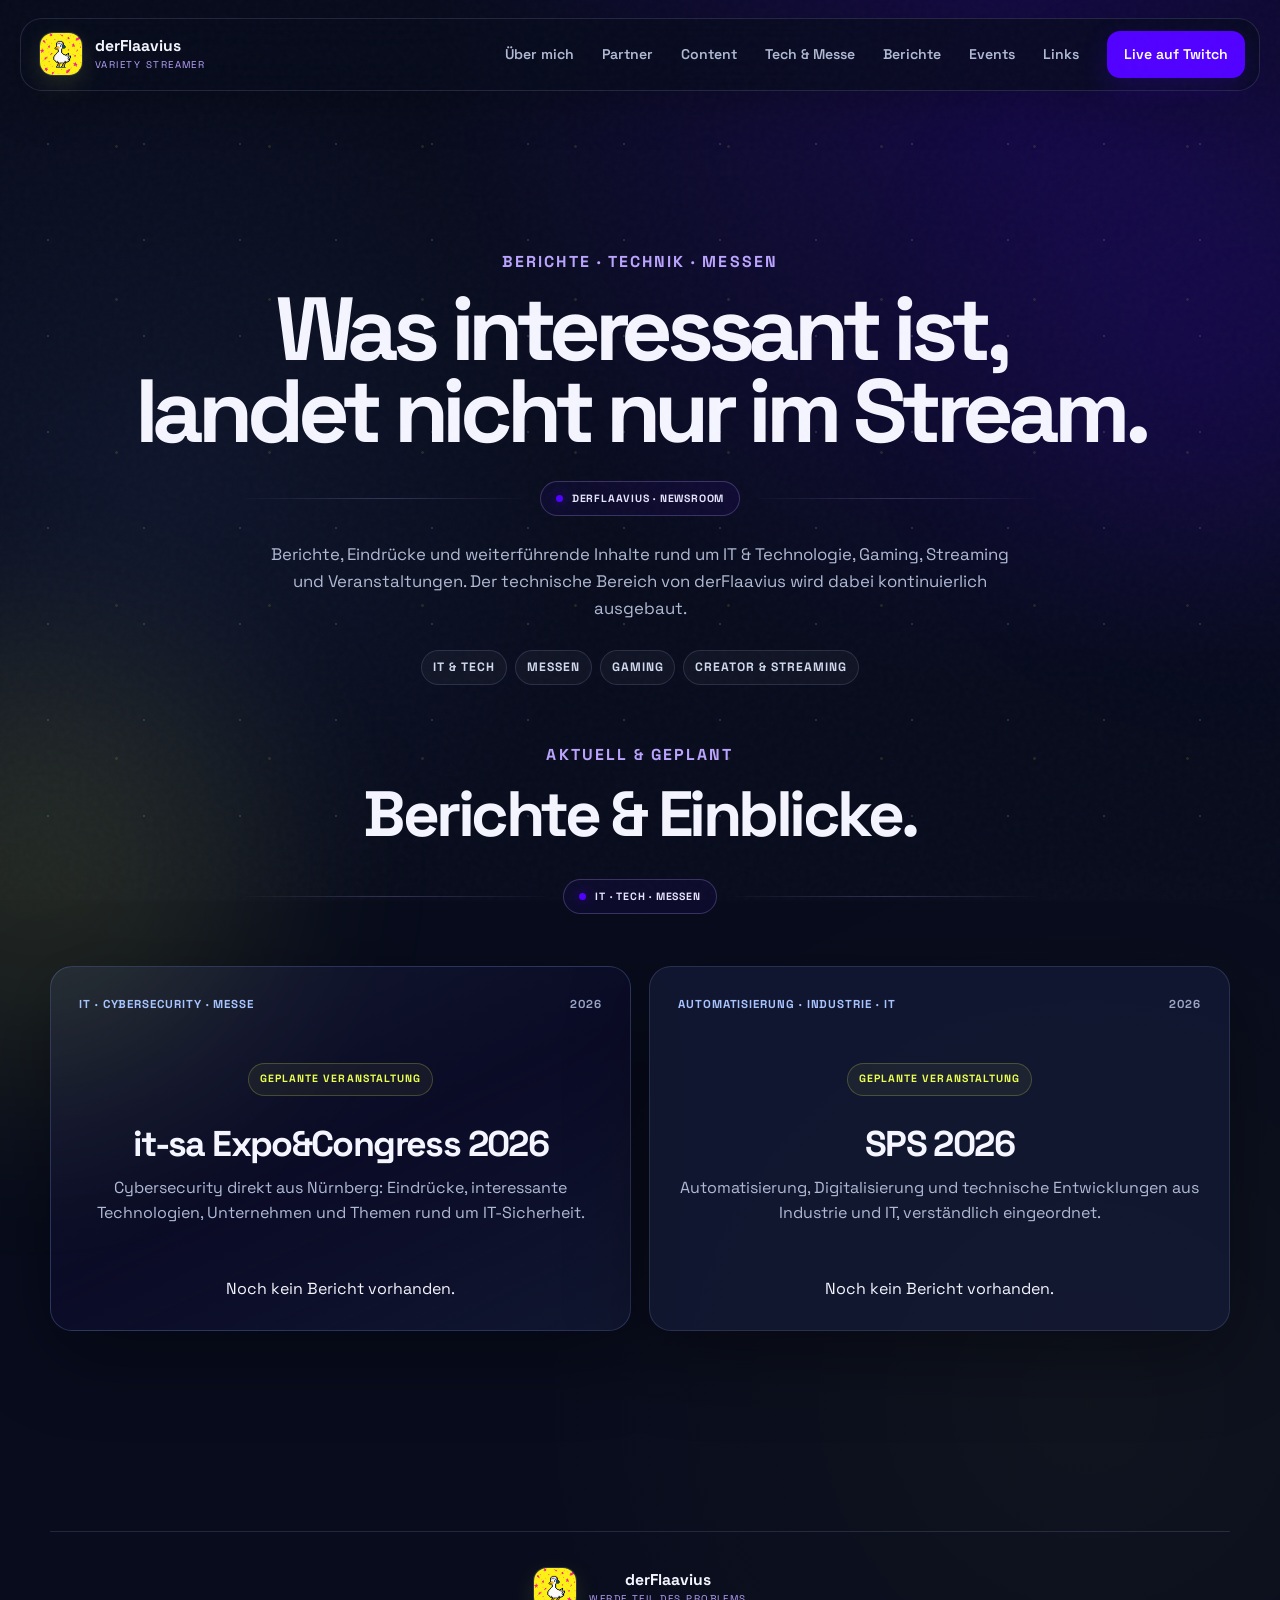
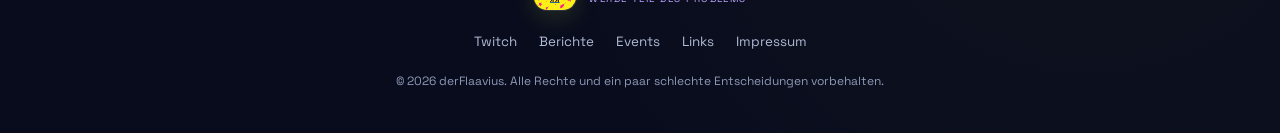
<file: berichte.html>
<!DOCTYPE html>
<html lang="de">
<head>
  <meta charset="UTF-8">
  <meta name="viewport" content="width=device-width, initial-scale=1.0">
  <meta name="theme-color" content="#080c1d">
  <link rel="preconnect" href="https://fonts.googleapis.com">
  <link rel="preconnect" href="https://fonts.gstatic.com" crossorigin>
  <link href="https://fonts.googleapis.com/css2?family=Space+Grotesk:wght@400;500;600;700&family=Strait&display=swap" rel="stylesheet">
  <link rel="stylesheet" href="css/style.css">
  <script src="js/script.js" defer></script>
  <meta name="description" content="Berichte, Messe-Eindrücke und Technik-Inhalte von derFlaavius rund um IT, Gaming, Streaming und Veranstaltungen.">
  <title>Berichte | derFlaavius</title>
</head>
<body class="subpage-body">
  <div class="noise" aria-hidden="true"></div><div class="ambient ambient-one" aria-hidden="true"></div><div class="ambient ambient-two" aria-hidden="true"></div>
  <header class="site-header" id="top">
    <a class="brand" href="index.html" aria-label="Zur Startseite"><span class="brand-mark" aria-hidden="true"><img src="assets/profilbild.png" alt=""></span><span class="brand-copy"><strong>derFlaavius</strong><small>VARIETY STREAMER</small></span></a>
    <button class="nav-toggle" type="button" aria-expanded="false" aria-controls="main-nav" aria-label="Navigation öffnen"><span></span><span></span><span></span></button>
    <nav class="main-nav" id="main-nav" aria-label="Hauptnavigation">
      <a href="index.html#about">Über mich</a><a href="index.html#partners">Partner</a><a href="index.html#content">Content</a><a href="index.html#tech">Tech & Messe</a><a href="berichte.html">Berichte</a><a href="events.html">Events</a><a href="links.html">Links</a>
      <a class="nav-cta" href="https://www.twitch.tv/derflaavius" target="_blank" rel="noreferrer">Live auf Twitch</a>
    </nav>
  </header>
  <main class="subpage-main">
    <section class="subpage-hero section-shell reveal reports-hero">
      <span class="section-kicker">BERICHTE · TECHNIK · MESSEN</span>
      <h1>Was interessant ist,<br>landet nicht nur im Stream.</h1><div class="section-ornament" aria-hidden="true"><span class="section-ornament-line"></span><span class="section-ornament-badge"><span class="section-ornament-dot"></span>DERFLAAVIUS · NEWSROOM</span><span class="section-ornament-line"></span></div>
      <p>Berichte, Eindrücke und weiterführende Inhalte rund um IT & Technologie, Gaming, Streaming und Veranstaltungen. Der technische Bereich von derFlaavius wird dabei kontinuierlich ausgebaut.</p>
      <div class="report-filter" aria-label="Themen"><span>IT & TECH</span><span>MESSEN</span><span>GAMING</span><span>CREATOR & STREAMING</span></div>
    </section>
    <section class="reports-section section-shell">
      <div class="section-heading reveal"><span class="section-kicker">AKTUELL & GEPLANT</span><h2>Berichte & Einblicke.</h2>
        <div class="section-ornament" aria-hidden="true"><span class="section-ornament-line"></span><span class="section-ornament-badge"><span class="section-ornament-dot"></span>IT · TECH · MESSEN</span><span class="section-ornament-line"></span></div></div>
      <div class="reports-grid">
        <article class="report-card report-card-featured reveal">
          <div class="report-meta"><span>IT · CYBERSECURITY · MESSE</span><time>2026</time></div>
          <div><span class="report-status">GEPLANTE VERANSTALTUNG</span><h3>it-sa Expo&Congress 2026</h3><p>Cybersecurity direkt aus Nürnberg: Eindrücke, interessante Technologien, Unternehmen und Themen rund um IT-Sicherheit.</p></div>
          <a class="report-link+">Noch kein Bericht vorhanden.</a>
        </article>
        <article class="report-card reveal" data-delay="80">
          <div class="report-meta"><span>AUTOMATISIERUNG · INDUSTRIE · IT</span><time>2026</time></div>
          <div><span class="report-status">GEPLANTE VERANSTALTUNG</span><h3>SPS 2026</h3><p>Automatisierung, Digitalisierung und technische Entwicklungen aus Industrie und IT, verständlich eingeordnet.</p></div>
          <a class="report-link+">Noch kein Bericht vorhanden.</a>
        </article>

        <!--article class="report-card reveal" data-delay="80">
          <div class="report-meta"><span>AUTOMATISIERUNG · INDUSTRIE · IT</span><time>2026</time></div>
          <div><span class="report-status">GEPLANTE VERANSTALTUNG</span><h3>SPS 2026</h3><p>Automatisierung, Digitalisierung und technische Entwicklungen aus Industrie und IT, verständlich eingeordnet.</p></div>
          <a class="report-link" href="reports/test.html">Zur Veranstaltungsseite →</a>
        </article-->
      </div>
      </section>
  </main>
  <footer class="site-footer section-shell subpage-footer"><a class="brand footer-brand" href="index.html"><span class="brand-mark" aria-hidden="true"><img src="assets/profilbild.png" alt=""></span><span class="brand-copy"><strong>derFlaavius</strong><small>WERDE TEIL DES PROBLEMS</small></span></a><div class="footer-links"><a href="https://www.twitch.tv/derflaavius" target="_blank" rel="noreferrer">Twitch</a><a href="berichte.html">Berichte</a><a href="events.html">Events</a><a href="links.html">Links</a><a href="impressum.html">Impressum</a></div><p>© <span id="current-year">2026</span> derFlaavius. Alle Rechte und ein paar schlechte Entscheidungen vorbehalten.</p></footer>
</body></html>
</file>
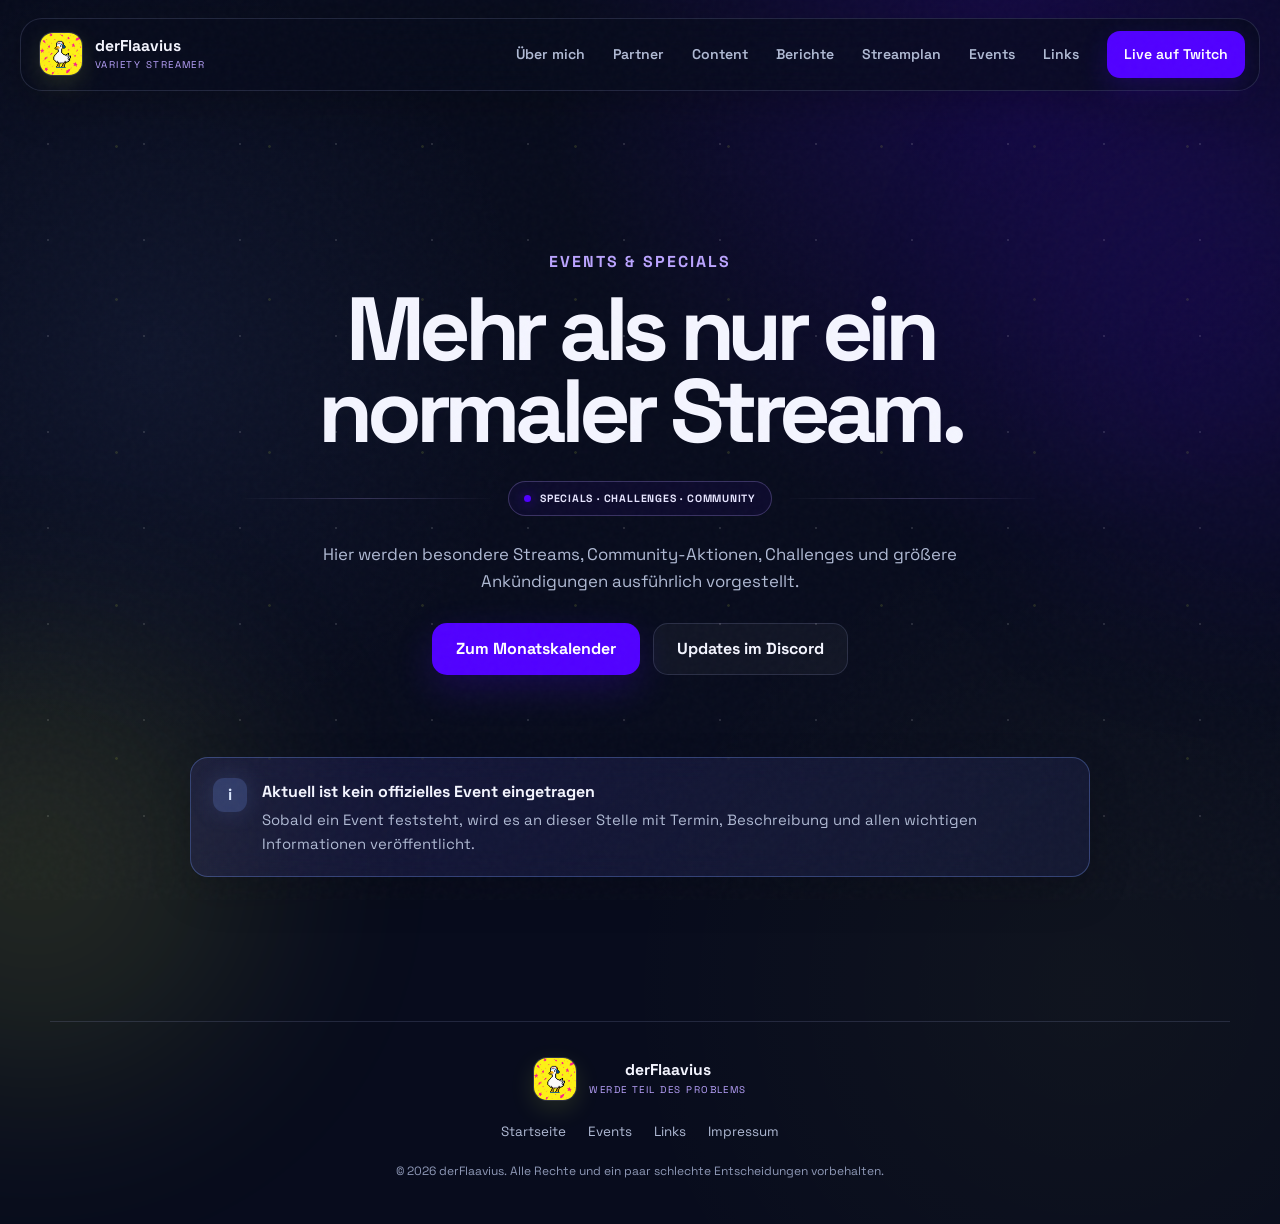
<file: events.html>
<!DOCTYPE html>
<html lang="de">
<head>
  <meta charset="UTF-8">
  <meta name="viewport" content="width=device-width, initial-scale=1.0">
  <meta name="theme-color" content="#080c1d">
  <link rel="preconnect" href="https://fonts.googleapis.com">
  <link rel="preconnect" href="https://fonts.gstatic.com" crossorigin>
  <link href="https://fonts.googleapis.com/css2?family=Space+Grotesk:wght@400;500;600;700&family=Strait&display=swap" rel="stylesheet">
  <link rel="stylesheet" href="css/style.css">
  <script src="js/script.js" defer></script>
  <meta name="description" content="Events und besondere Stream-Aktionen von derFlaavius.">
  <title>Events | derFlaavius</title>
</head>
<body class="subpage-body">
  <div class="noise" aria-hidden="true"></div>
  <div class="ambient ambient-one" aria-hidden="true"></div>
  <div class="ambient ambient-two" aria-hidden="true"></div>

  <header class="site-header" id="top">
    <a class="brand" href="index.html" aria-label="Zur Startseite">
      <span class="brand-mark" aria-hidden="true"><img src="assets/profilbild.png" alt=""></span>
      <span class="brand-copy"><strong>derFlaavius</strong><small>VARIETY STREAMER</small></span>
    </a>
    <button class="nav-toggle" type="button" aria-expanded="false" aria-controls="main-nav" aria-label="Navigation öffnen">
      <span></span><span></span><span></span>
    </button>
    <nav class="main-nav" id="main-nav" aria-label="Hauptnavigation">
      <a href="index.html#about">Über mich</a>
      <a href="index.html#partners">Partner</a>
      <a href="index.html#content">Content</a>
      <a href="berichte.html">Berichte</a>
      <a href="index.html#schedule">Streamplan</a>
      <a href="events.html">Events</a>
      <a href="links.html">Links</a>
      <a class="nav-cta" href="https://www.twitch.tv/derflaavius" target="_blank" rel="noreferrer">Live auf Twitch</a>
    </nav>
  </header>

  <main class="subpage-main">
    <section class="subpage-hero section-shell reveal">
      <span class="section-kicker">EVENTS & SPECIALS</span>
      <h1>Mehr als nur ein normaler Stream.</h1><div class="section-ornament" aria-hidden="true"><span class="section-ornament-line"></span><span class="section-ornament-badge"><span class="section-ornament-dot"></span>SPECIALS · CHALLENGES · COMMUNITY</span><span class="section-ornament-line"></span></div>
      <p>Hier werden besondere Streams, Community-Aktionen, Challenges und größere Ankündigungen ausführlich vorgestellt.</p>
      <div class="subpage-actions">
        <a class="button button-primary" href="index.html#schedule">Zum Monatskalender</a>
        <a class="button button-secondary" href="https://discord.gg/Ka4Wmqj2xQ" target="_blank" rel="noreferrer">Updates im Discord</a>
      </div>
    </section>

      <section class="events-section section-shell">

        <aside class="notice-block notice-info reveal" role="status">
          <span class="notice-icon" aria-hidden="true">i</span>
        <div>
          <strong>Aktuell ist kein offizielles Event eingetragen</strong>
          <p>Sobald ein Event feststeht, wird es an dieser Stelle mit Termin, Beschreibung und allen wichtigen Informationen veröffentlicht.</p>
        </div>
      </aside>

<!-- <article class="event-card event-card-demo reveal" data-delay="120">
        <div class="event-card-media">
          <img src="assets/winChallenge.png" alt="Win-Challenge im September 2026">
          <span class="event-demo-badge">WIN-CHALLENGE</span>
          <span class="event-card-symbol" aria-hidden="true">✦</span>
        </div>
        <div class="event-card-content">
          <div class="event-meta">
            <span>09.2026</span>
            <span>COMMUNITYEVENT</span>
          </div>
          <h2>Ich muss gewinnen, ihr könnt abräumen.</h2>
          <p>Bei der Win-Challenge warten mehrere völlig vernünftige Herausforderungen auf mich: eine Führerscheinprüfung zu 100 % falsch beantworten, Mortuary Assistant mit nur zwei Leichen gewinnen, in Chained Together gemeinsam den nächsten Checkpoint schaffen und bei Fall Guys das Finale erreichen. Währenddessen könnt ihr durch Schätzfragen und weitere Aufgaben Lose sammeln. Am Ende wird ein Gewinner gezogen und erhält ein Game-Attack-Pulver nach Wahl.</p>
          <div class="event-details">
            <div><small>START</small><strong>19.09.2026 15:00 Uhr</strong></div>
            <div><small>CHALLENGES</small><strong>4 Aufgaben</strong></div>
            <div><small>ORT</small><strong>Twitch</strong></div>
          </div>
          <div class="tag-row event-tags"><span>Win-Challenge</span><span>Verlosung</span><span>Community</span></div>
          <div class="event-card-actions">
            <a class="button button-primary" href="https://www.twitch.tv/derflaavius" target="_blank" rel="noreferrer">Twitch öffnen</a>
            <a class="button button-secondary" href="https://discord.gg/Ka4Wmqj2xQ" target="_blank" rel="noreferrer">Mehr auf Discord</a>
          </div>
        </div>
      </article> -->


    </section>
  </main>

  <footer class="site-footer section-shell subpage-footer">
    <a class="brand footer-brand" href="index.html">
      <span class="brand-mark" aria-hidden="true"><img src="assets/profilbild.png" alt=""></span>
      <span class="brand-copy"><strong>derFlaavius</strong><small>WERDE TEIL DES PROBLEMS</small></span>
    </a>
    <div class="footer-links">
      <a href="index.html">Startseite</a>
      <a href="events.html">Events</a>
      <a href="links.html">Links</a>
      <a href="impressum.html">Impressum</a>
    </div>
    <p>© <span id="current-year">2026</span> derFlaavius. Alle Rechte und ein paar schlechte Entscheidungen vorbehalten.</p>
  </footer>
</body>
</html>
</file>
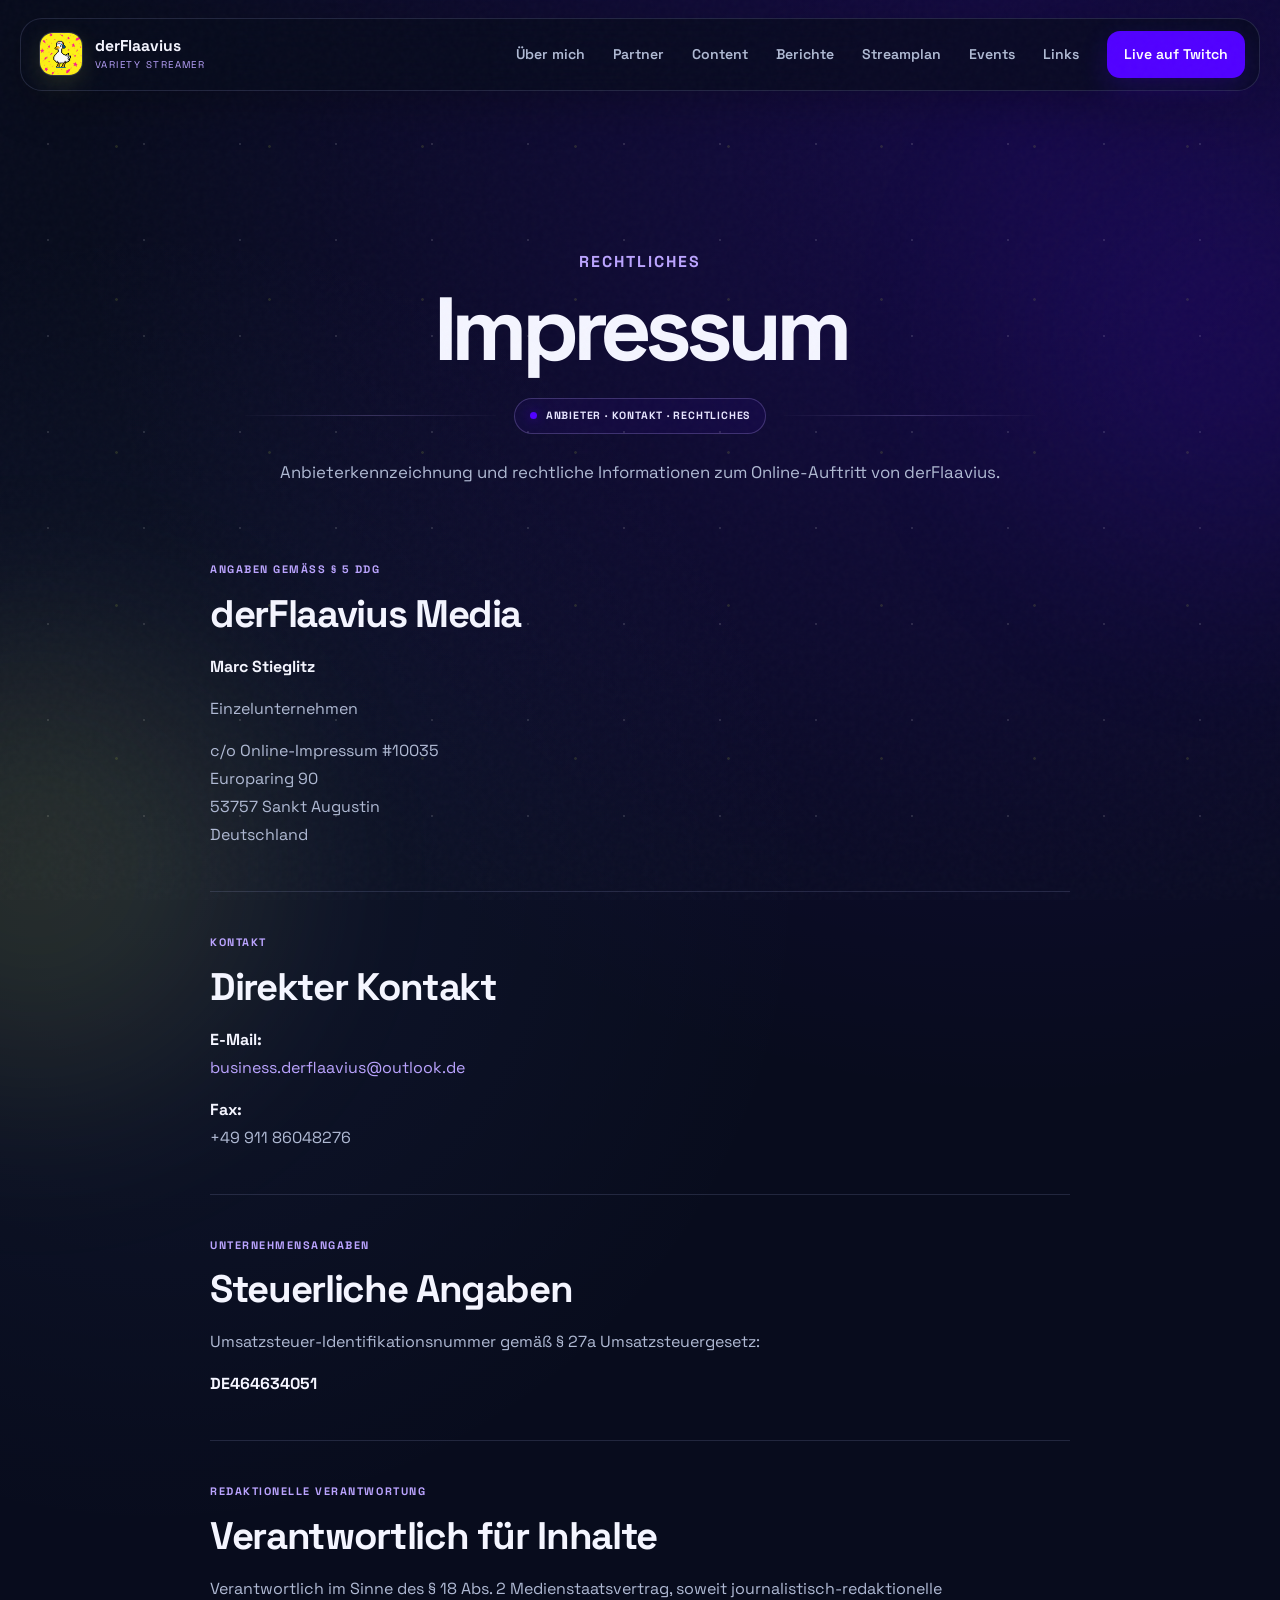
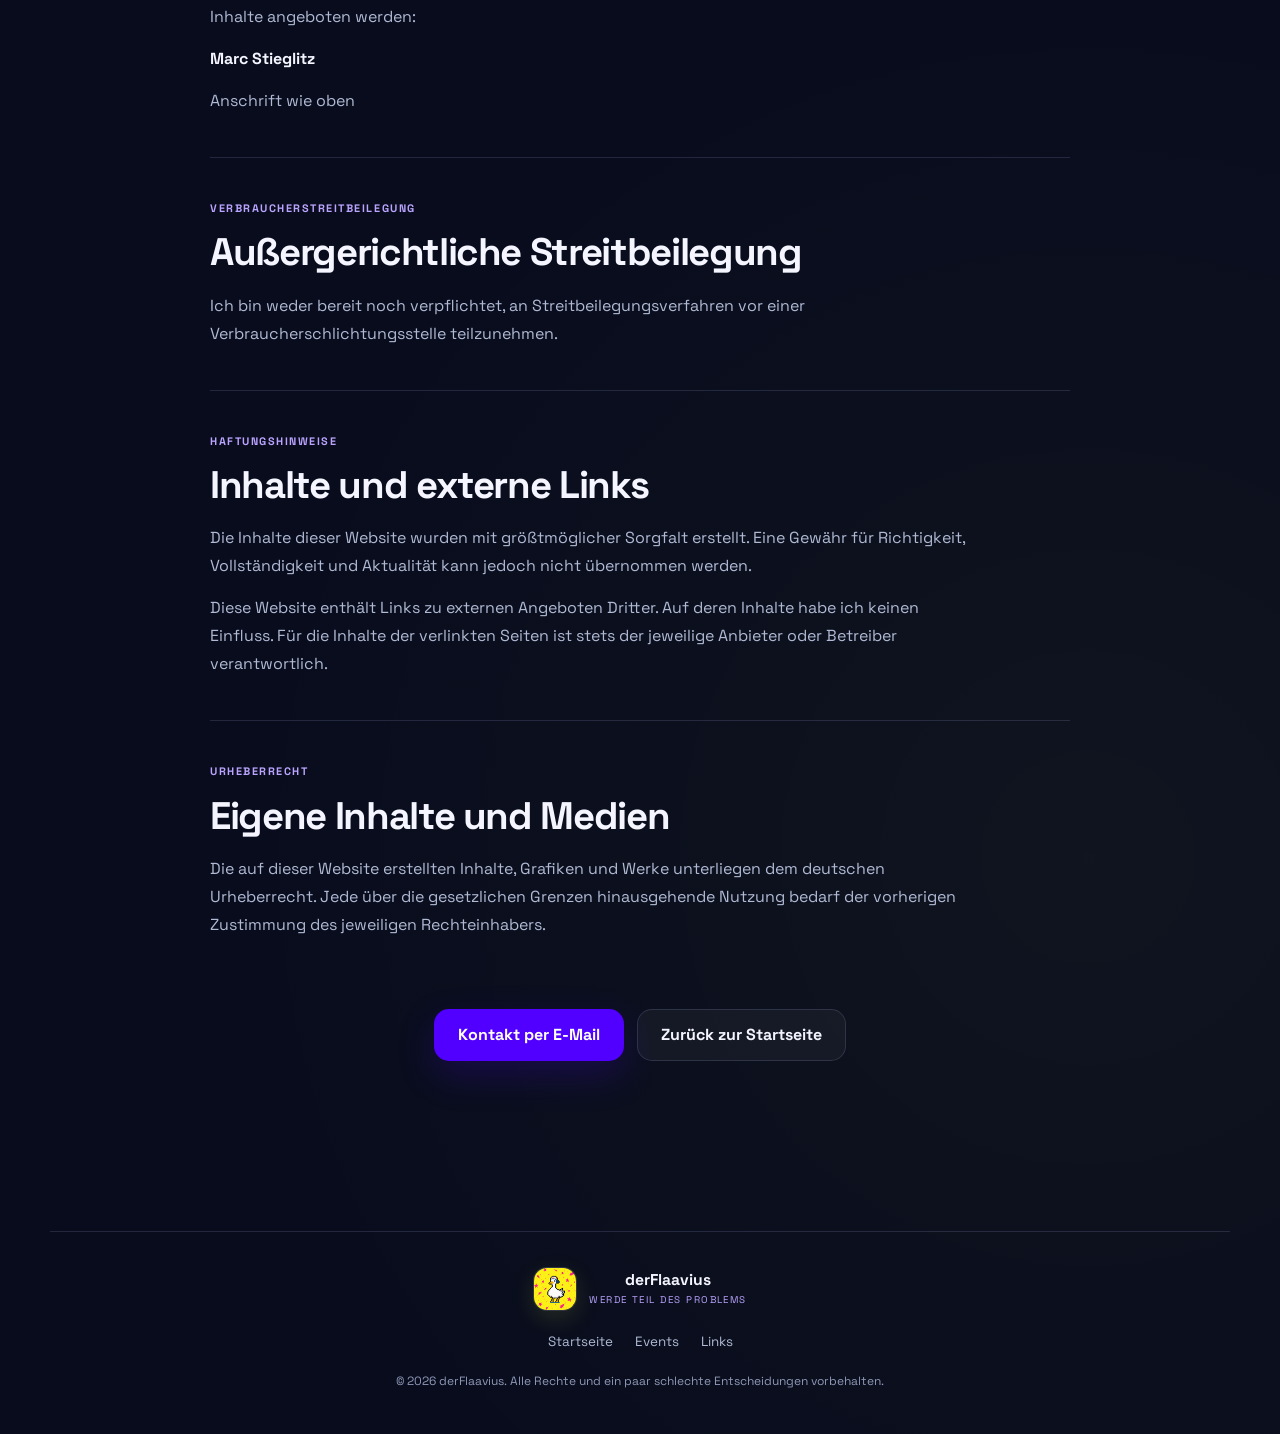
<file: impressum.html>
<!DOCTYPE html>
<html lang="de">
<head>
  <meta charset="UTF-8">
  <meta name="viewport" content="width=device-width, initial-scale=1.0">
  <meta name="theme-color" content="#080c1d">
  <link rel="preconnect" href="https://fonts.googleapis.com">
  <link rel="preconnect" href="https://fonts.gstatic.com" crossorigin>
  <link href="https://fonts.googleapis.com/css2?family=Space+Grotesk:wght@400;500;600;700&family=Strait&display=swap" rel="stylesheet">
  <link rel="stylesheet" href="css/style.css">
  <script src="js/script.js" defer></script>
  <meta name="description" content="Impressum und Anbieterkennzeichnung von derFlaavius.">
  <title>Impressum | derFlaavius</title>
</head>
<body class="subpage-body">
  <div class="noise" aria-hidden="true"></div>
  <div class="ambient ambient-one" aria-hidden="true"></div>
  <div class="ambient ambient-two" aria-hidden="true"></div>

  <header class="site-header" id="top">
    <a class="brand" href="index.html" aria-label="Zur Startseite">
      <span class="brand-mark" aria-hidden="true"><img src="assets/profilbild.png" alt=""></span>
      <span class="brand-copy"><strong>derFlaavius</strong><small>VARIETY STREAMER</small></span>
    </a>
    <button class="nav-toggle" type="button" aria-expanded="false" aria-controls="main-nav" aria-label="Navigation öffnen">
      <span></span><span></span><span></span>
    </button>
    <nav class="main-nav" id="main-nav" aria-label="Hauptnavigation">
      <a href="index.html#about">Über mich</a>
      <a href="index.html#partners">Partner</a>
      <a href="index.html#content">Content</a>
      <a href="berichte.html">Berichte</a>
      <a href="index.html#schedule">Streamplan</a>
      <a href="events.html">Events</a>
      <a href="links.html">Links</a>
      <a class="nav-cta" href="https://www.twitch.tv/derflaavius" target="_blank" rel="noreferrer">Live auf Twitch</a>
    </nav>
  </header>

  <main class="subpage-main">
    <section class="subpage-hero section-shell reveal">
      <span class="section-kicker">RECHTLICHES</span>
      <h1>Impressum</h1><div class="section-ornament" aria-hidden="true"><span class="section-ornament-line"></span><span class="section-ornament-badge"><span class="section-ornament-dot"></span>ANBIETER · KONTAKT · RECHTLICHES</span><span class="section-ornament-line"></span></div>
      <p>Anbieterkennzeichnung und rechtliche Informationen zum Online-Auftritt von derFlaavius.</p>
    </section>

    <section class="section-shell legal-placeholder reveal" data-delay="80">
      <div class="legal-document">
        <div class="legal-flow">
          <section class="legal-flow-section">
            <span class="legal-label">ANGABEN GEMÄSS § 5 DDG</span>
            <h2>derFlaavius Media</h2>
            <p class="legal-name">Marc Stieglitz</p>
            <p>Einzelunternehmen</p>
            <address>
              c/o Online-Impressum #10035<br>
              Europaring 90<br>
              53757 Sankt Augustin<br>
              Deutschland
            </address>
          </section>

          <section class="legal-flow-section">
            <span class="legal-label">KONTAKT</span>
            <h2>Direkter Kontakt</h2>
            <p><strong>E-Mail:</strong><br><a href="#" data-email-link data-email-text></a></p>
            <p><strong>Fax:</strong><br>+49 911 86048276</a></p>
            <!--p><strong>Telefon:</strong><br>+49 (0) 000 00000000 <span class="placeholder-tag">PLATZHALTER</span></p-->
          </section>

          <section class="legal-flow-section">
            <span class="legal-label">UNTERNEHMENSANGABEN</span>
            <h2>Steuerliche Angaben</h2>
            <p>Umsatzsteuer-Identifikationsnummer gemäß § 27a Umsatzsteuergesetz:</p>
            <p class="legal-value">DE464634051</p>
            <!--p class="legal-small">Besitzt du später eine Umsatzsteuer-Identifikationsnummer oder Wirtschafts-Identifikationsnummer, muss sie hier ergänzt werden. Die persönliche Steuernummer gehört nicht in das Impressum.</p-->
          </section>

          <section class="legal-flow-section">
            <span class="legal-label">REDAKTIONELLE VERANTWORTUNG</span>
            <h2>Verantwortlich für Inhalte</h2>
            <p>Verantwortlich im Sinne des § 18 Abs. 2 Medienstaatsvertrag, soweit journalistisch-redaktionelle Inhalte angeboten werden:</p>
            <p class="legal-value">Marc Stieglitz</p>
            <address>Anschrift wie oben</address>
          </section>

          <section class="legal-flow-section">
            <span class="legal-label">VERBRAUCHERSTREITBEILEGUNG</span>
            <h2>Außergerichtliche Streitbeilegung</h2>
            <p>Ich bin weder bereit noch verpflichtet, an Streitbeilegungsverfahren vor einer Verbraucherschlichtungsstelle teilzunehmen.</p>
          </section>

          <section class="legal-flow-section">
            <span class="legal-label">HAFTUNGSHINWEISE</span>
            <h2>Inhalte und externe Links</h2>
            <p>Die Inhalte dieser Website wurden mit größtmöglicher Sorgfalt erstellt. Eine Gewähr für Richtigkeit, Vollständigkeit und Aktualität kann jedoch nicht übernommen werden.</p>
            <p>Diese Website enthält Links zu externen Angeboten Dritter. Auf deren Inhalte habe ich keinen Einfluss. Für die Inhalte der verlinkten Seiten ist stets der jeweilige Anbieter oder Betreiber verantwortlich.</p>
          </section>

          <section class="legal-flow-section">
            <span class="legal-label">URHEBERRECHT</span>
            <h2>Eigene Inhalte und Medien</h2>
            <p>Die auf dieser Website erstellten Inhalte, Grafiken und Werke unterliegen dem deutschen Urheberrecht. Jede über die gesetzlichen Grenzen hinausgehende Nutzung bedarf der vorherigen Zustimmung des jeweiligen Rechteinhabers.</p>
          </section>
        </div>

        <div class="subpage-actions">
          <a class="button button-primary" href="#" data-email-link target="_blank" rel="noreferrer">Kontakt per E-Mail</a>
          <a class="button button-secondary" href="index.html">Zurück zur Startseite</a>
        </div>
      </div>
    </section>
  </main>

  <footer class="site-footer section-shell subpage-footer">
    <a class="brand footer-brand" href="index.html">
      <span class="brand-mark" aria-hidden="true"><img src="assets/profilbild.png" alt=""></span>
      <span class="brand-copy"><strong>derFlaavius</strong><small>WERDE TEIL DES PROBLEMS</small></span>
    </a>
    <div class="footer-links">
      <a href="index.html">Startseite</a>
      <a href="events.html">Events</a>
      <a href="links.html">Links</a>
    </div>
    <p>© <span id="current-year">2026</span> derFlaavius. Alle Rechte und ein paar schlechte Entscheidungen vorbehalten.</p>
  </footer>

  <script>
    (() => {
      const email = String.fromCharCode(98,117,115,105,110,101,115,115,46,100,101,114,102,108,97,97,118,105,117,115,64,111,117,116,108,111,111,107,46,100,101);
      document.querySelectorAll('[data-email-link]').forEach((link) => {
        link.href = 'mailto:' + email;
        if (link.hasAttribute('data-email-text')) link.textContent = email;
      });
    })();
  </script>
</body>
</html>
</file>
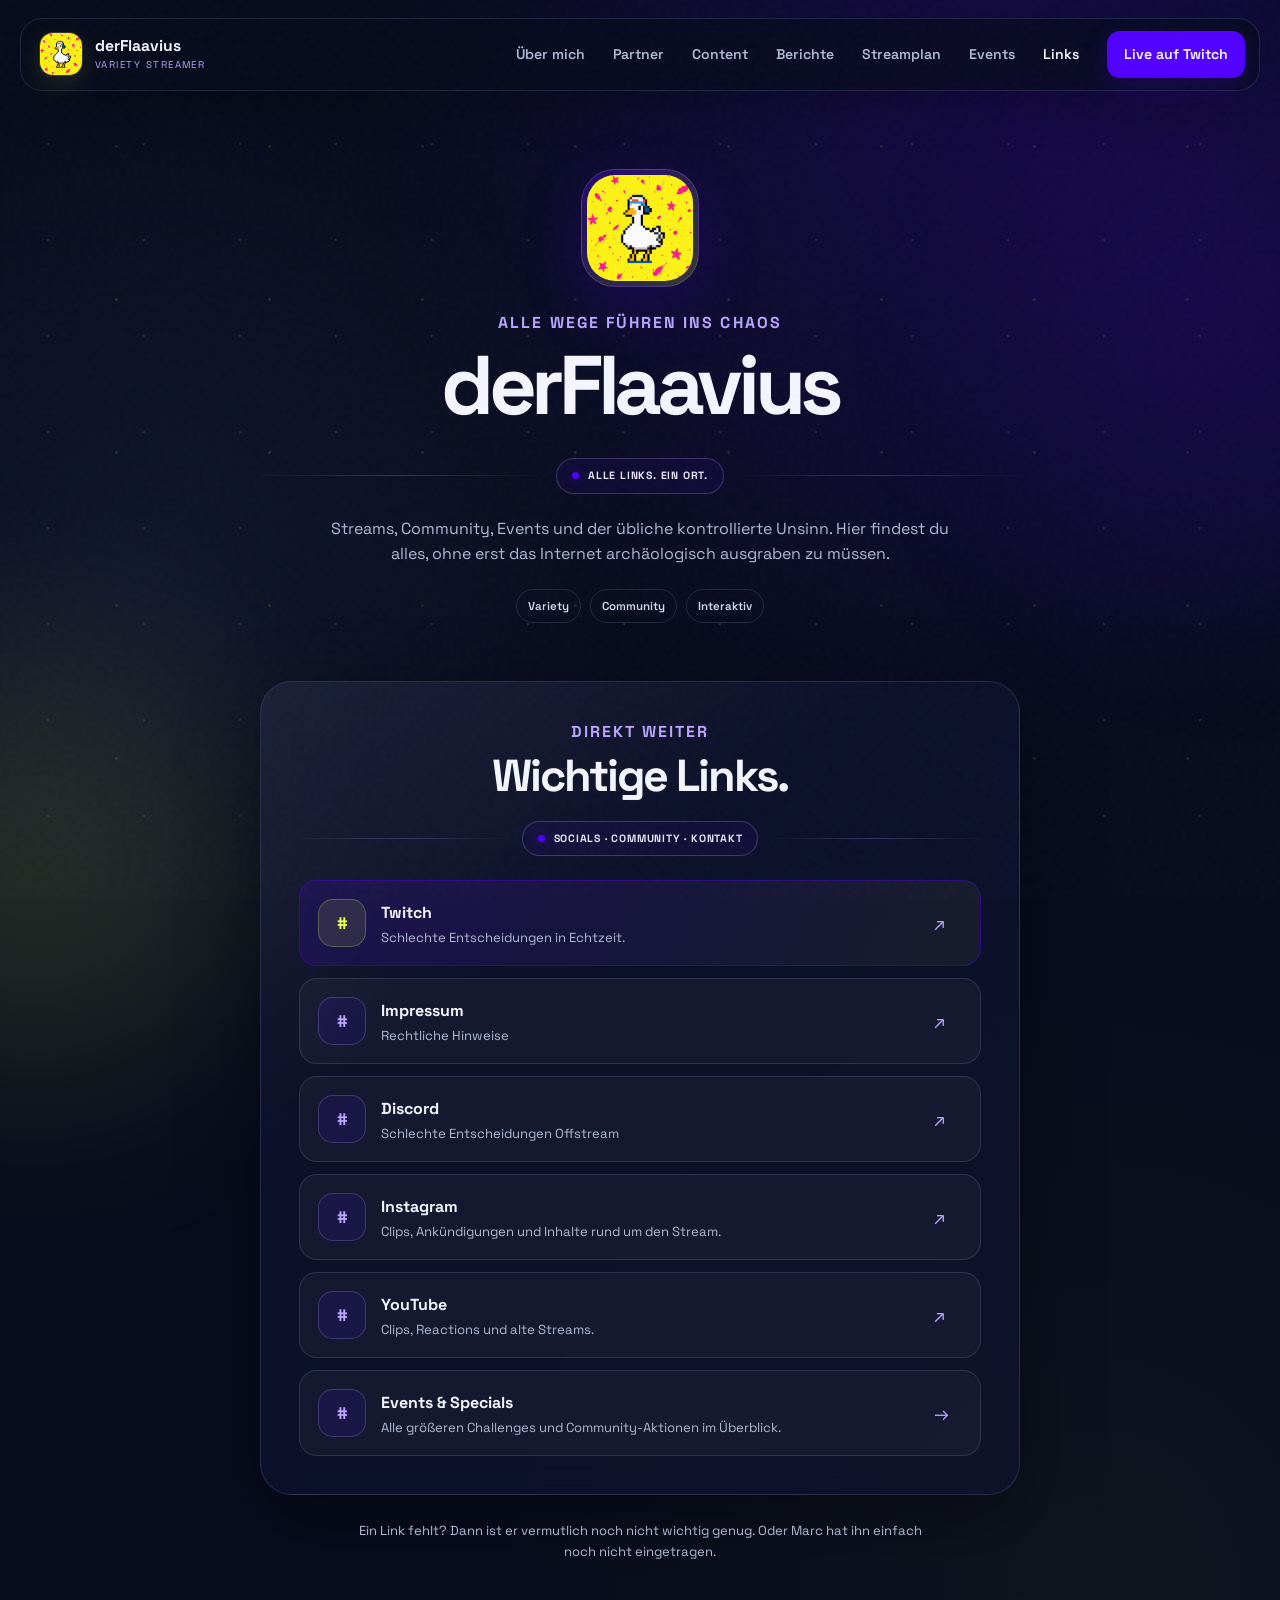
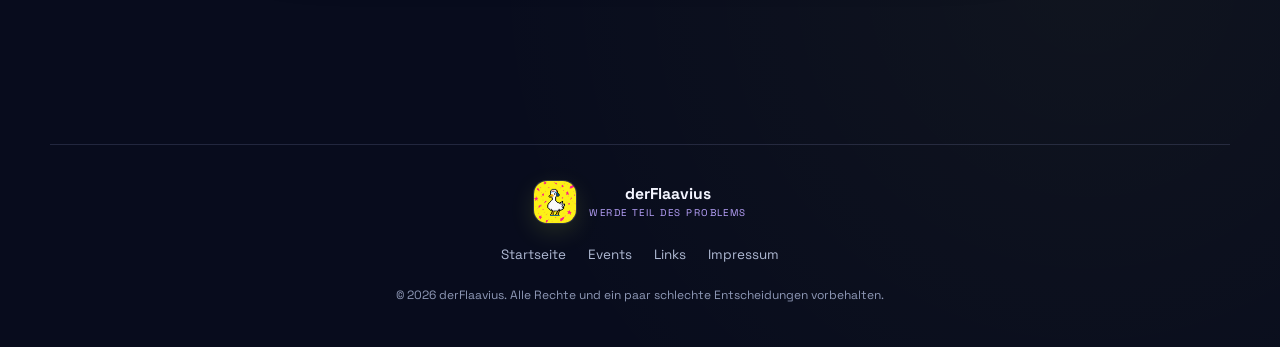
<file: links.html>
<!DOCTYPE html>
<html lang="de">
<head>
  <meta charset="UTF-8">
  <meta name="viewport" content="width=device-width, initial-scale=1.0">
  <meta name="description" content="Alle wichtigen Links von derFlaavius auf einer Seite: Twitch, Discord, Instagram, Events und Kontakt.">
  <meta name="theme-color" content="#080c1d">
  <title>Links | derFlaavius</title>
  <link rel="preconnect" href="https://fonts.googleapis.com">
  <link rel="preconnect" href="https://fonts.gstatic.com" crossorigin>
  <link href="https://fonts.googleapis.com/css2?family=Space+Grotesk:wght@400;500;600;700&family=Strait&display=swap" rel="stylesheet">
  <link rel="stylesheet" href="css/style.css">
  <script src="js/script.js" defer></script>
</head>
<body class="subpage-body linkpage-body">
  <div class="noise" aria-hidden="true"></div>
  <div class="ambient ambient-one" aria-hidden="true"></div>
  <div class="ambient ambient-two" aria-hidden="true"></div>

  <header class="site-header" id="top">
    <a class="brand" href="index.html" aria-label="Zur Startseite">
      <span class="brand-mark" aria-hidden="true"><img src="assets/profilbild.png" alt=""></span>
      <span class="brand-copy"><strong>derFlaavius</strong><small>VARIETY STREAMER</small></span>
    </a>
    <button class="nav-toggle" type="button" aria-expanded="false" aria-controls="main-nav" aria-label="Navigation öffnen">
      <span></span><span></span><span></span>
    </button>
    <nav class="main-nav" id="main-nav" aria-label="Hauptnavigation">
      <a href="index.html#about">Über mich</a>
      <a href="index.html#partners">Partner</a>
      <a href="index.html#content">Content</a>
      <a href="berichte.html">Berichte</a>
      <a href="index.html#schedule">Streamplan</a>
      <a href="events.html">Events</a>
      <a href="links.html" aria-current="page">Links</a>
      <a class="nav-cta" href="https://www.twitch.tv/derflaavius" target="_blank" rel="noreferrer">Live auf Twitch</a>
    </nav>
  </header>

  <main class="linkpage-main section-shell">
    <section class="link-profile reveal">
      <div class="link-profile-image">
        <img src="assets/profilbild.png" alt="Profilbild von derFlaavius">
      </div>
      <span class="section-kicker">ALLE WEGE FÜHREN INS CHAOS</span>
      <h1>derFlaavius</h1><div class="section-ornament" aria-hidden="true"><span class="section-ornament-line"></span><span class="section-ornament-badge"><span class="section-ornament-dot"></span>ALLE LINKS. EIN ORT.</span><span class="section-ornament-line"></span></div>
      <p>Streams, Community, Events und der übliche kontrollierte Unsinn. Hier findest du alles, ohne erst das Internet archäologisch ausgraben zu müssen.</p>
      <div class="hero-meta link-profile-tags" aria-label="Kanalmerkmale">
        <span>Variety</span><span>Community</span><span>Interaktiv</span>
      </div>
    </section>

    <section class="link-hub reveal" data-delay="100" aria-labelledby="link-hub-title">
      <div class="link-hub-heading">
        <span class="section-kicker">DIREKT WEITER</span>
        <h2 id="link-hub-title">Wichtige Links.</h2><div class="section-ornament" aria-hidden="true"><span class="section-ornament-line"></span><span class="section-ornament-badge"><span class="section-ornament-dot"></span>SOCIALS · COMMUNITY · KONTAKT</span><span class="section-ornament-line"></span></div>
      </div>

      <div class="link-list">
        <!--
          EIGENEN LINK HINZUFÜGEN:
          Kopiere einen vollständigen <a class="link-card">-Block und ändere:
          1. href="..."                 Zieladresse
          2. link-card-icon              kurzes Symbol oder Emoji
          3. <strong>...</strong>         sichtbarer Titel
          4. <span>...</span>             kurze Beschreibung

          Für interne Seiten wie events.html kannst du target und rel weglassen.
        -->

        <a class="link-card link-card-featured" href="https://www.twitch.tv/derflaavius" target="_blank" rel="noreferrer">
          <span class="link-card-icon" aria-hidden="true">#</span>
          <span class="link-card-copy">
            <strong>Twitch</strong>
            <span>Schlechte Entscheidungen in Echtzeit.</span>
          </span>
          <span class="link-card-arrow" aria-hidden="true">↗</span>
        </a>

        <a class="link-card" href="https://derflaavius.com/impressum" target="_blank" rel="noreferrer">
          <span class="link-card-icon" aria-hidden="true">#</span>
          <span class="link-card-copy">
            <strong>Impressum</strong>
            <span>Rechtliche Hinweise</span>
          </span>
          <span class="link-card-arrow" aria-hidden="true">↗</span>
        </a>

        <a class="link-card" href="https://discord.gg/Ka4Wmqj2xQ" target="_blank" rel="noreferrer">
          <span class="link-card-icon" aria-hidden="true">#</span>
          <span class="link-card-copy">
            <strong>Discord</strong>
            <span>Schlechte Entscheidungen Offstream</span>
          </span>
          <span class="link-card-arrow" aria-hidden="true">↗</span>
        </a>

        <a class="link-card" href="https://www.instagram.com/derflaavius/" target="_blank" rel="noreferrer">
          <span class="link-card-icon" aria-hidden="true">#</span>
          <span class="link-card-copy">
            <strong>Instagram</strong>
            <span>Clips, Ankündigungen und Inhalte rund um den Stream.</span>
          </span>
          <span class="link-card-arrow" aria-hidden="true">↗</span>
        </a>

        <a class="link-card" href="https://www.youtube.com/@derflaavius" target="_blank" rel="noreferrer">
          <span class="link-card-icon" aria-hidden="true">#</span>
          <span class="link-card-copy">
            <strong>YouTube</strong>
            <span>Clips, Reactions und alte Streams.</span>
          </span>
          <span class="link-card-arrow" aria-hidden="true">↗</span>
        </a>

        <a class="link-card" href="events.html">
          <span class="link-card-icon" aria-hidden="true">#</span>
          <span class="link-card-copy">
            <strong>Events & Specials</strong>
            <span>Alle größeren Challenges und Community-Aktionen im Überblick.</span>
          </span>
          <span class="link-card-arrow" aria-hidden="true">→</span>
        </a>


        <!-- WEITEREN LINK DIREKT ÜBER DIESER ZEILE EINFÜGEN -->
      </div>
    </section>

    <p class="linkpage-note reveal" data-delay="160">Ein Link fehlt? Dann ist er vermutlich noch nicht wichtig genug. Oder Marc hat ihn einfach noch nicht eingetragen.</p>
  </main>

  <footer class="site-footer section-shell subpage-footer">
    <a class="brand footer-brand" href="index.html">
      <span class="brand-mark" aria-hidden="true"><img src="assets/profilbild.png" alt=""></span>
      <span class="brand-copy"><strong>derFlaavius</strong><small>WERDE TEIL DES PROBLEMS</small></span>
    </a>
    <div class="footer-links">
      <a href="index.html">Startseite</a>
      <a href="events.html">Events</a>
      <a href="links.html">Links</a>
      <a href="impressum.html">Impressum</a>
    </div>
    <p>© <span id="current-year">2026</span> derFlaavius. Alle Rechte und ein paar schlechte Entscheidungen vorbehalten.</p>
  </footer>
</body>
</html>
</file>
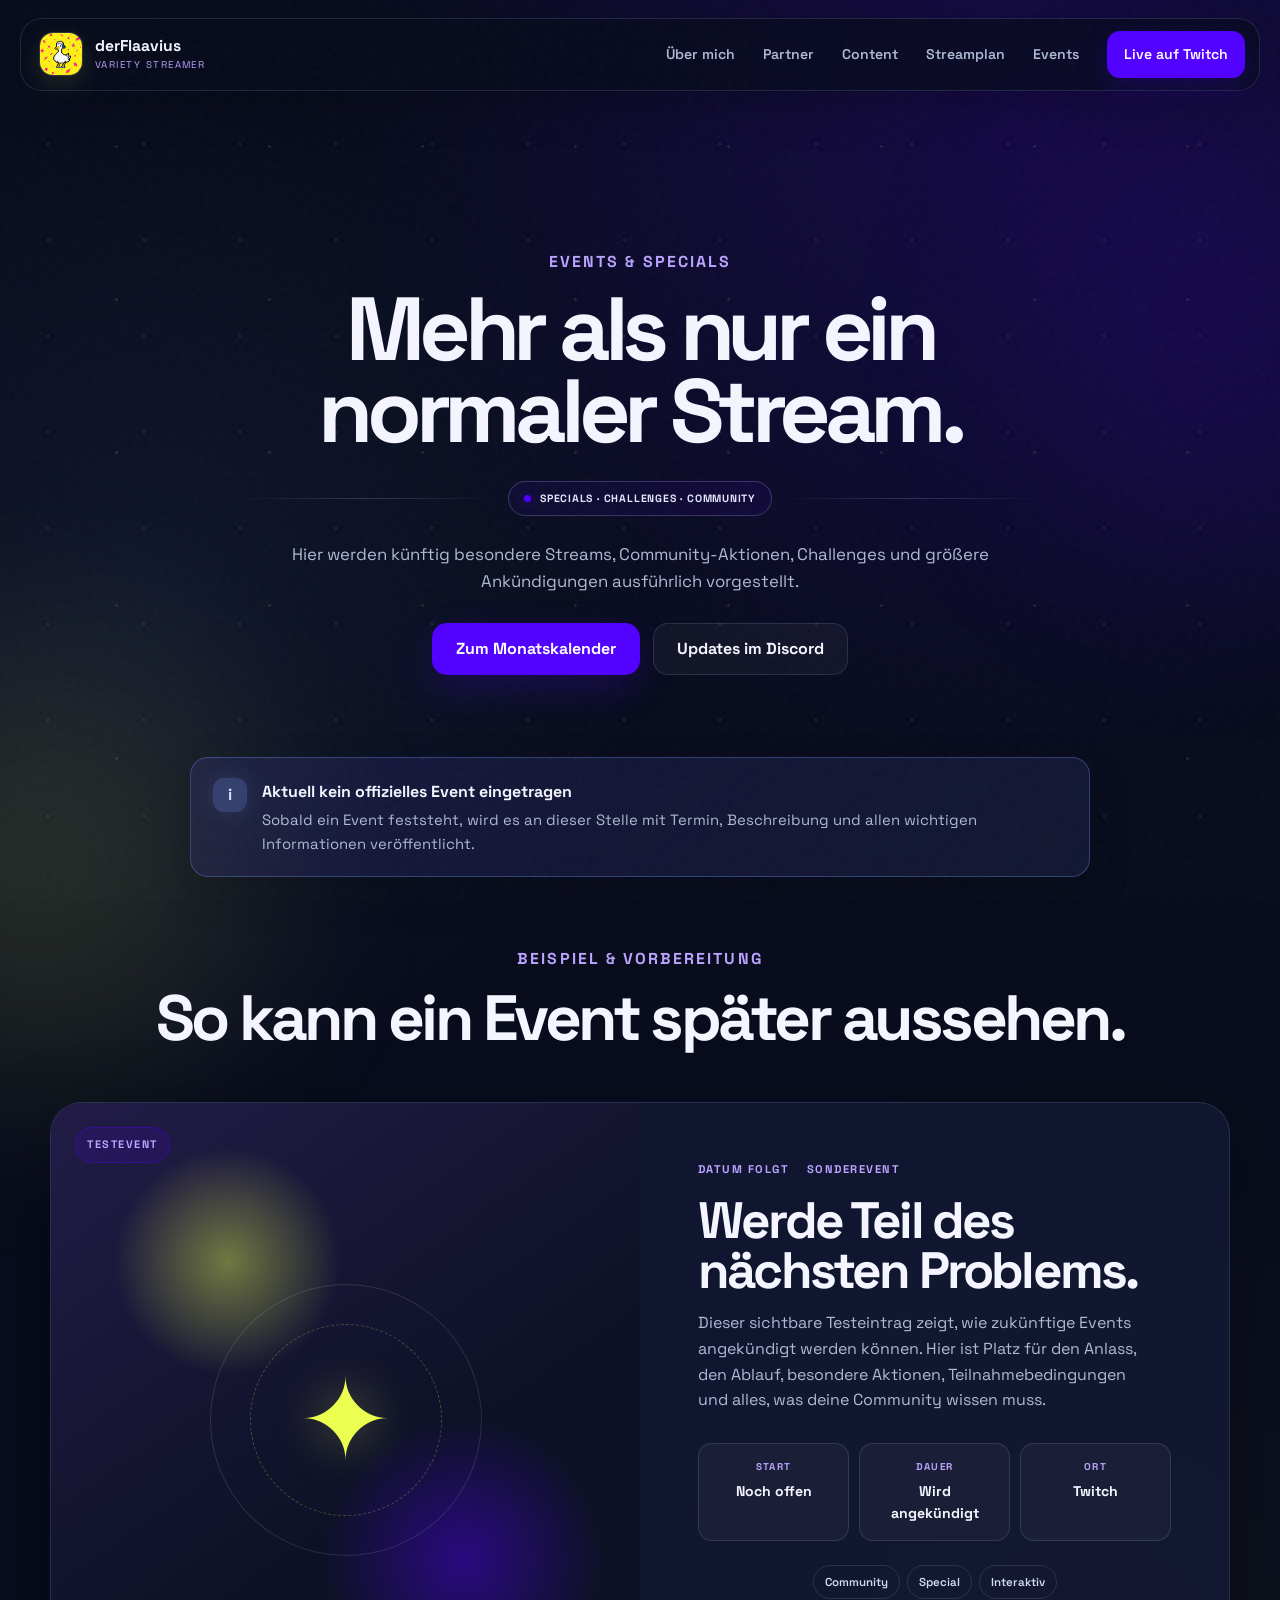
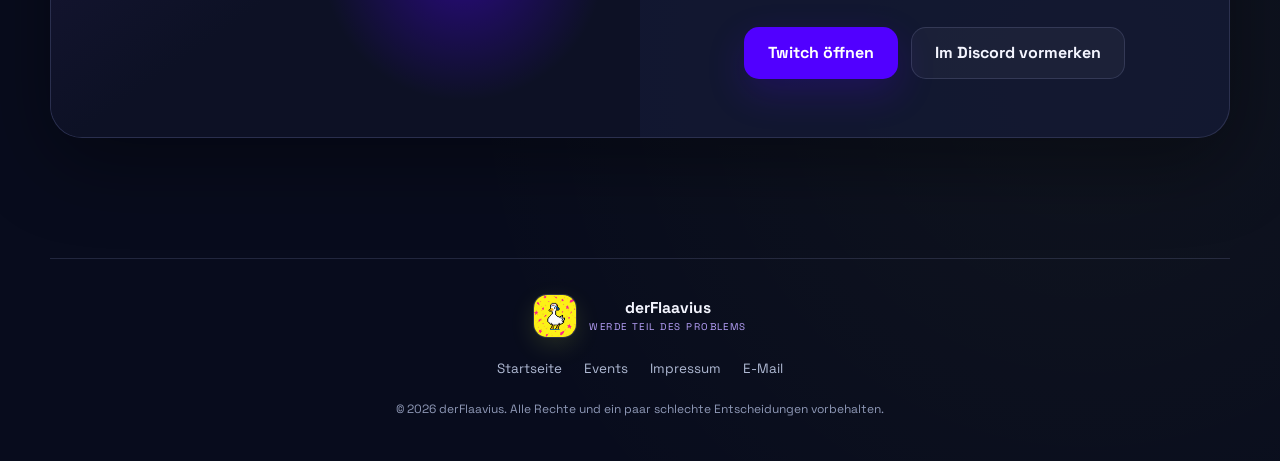
<file: bin/events_intern.html>
<!DOCTYPE html>
<html lang="de">
<head>
  <meta charset="UTF-8">
  <meta name="viewport" content="width=device-width, initial-scale=1.0">
  <meta name="theme-color" content="#080c1d">
  <link rel="preconnect" href="https://fonts.googleapis.com">
  <link rel="preconnect" href="https://fonts.gstatic.com" crossorigin>
  <link href="https://fonts.googleapis.com/css2?family=Space+Grotesk:wght@400;500;600;700&family=Strait&display=swap" rel="stylesheet">
  <link rel="stylesheet" href="../css/style.css">
  <script src="../js/script.js" defer></script>
  <meta name="description" content="Events und besondere Stream-Aktionen von derFlaavius.">
  <title>Events | derFlaavius</title>
</head>
<body class="subpage-body">
  <div class="noise" aria-hidden="true"></div>
  <div class="ambient ambient-one" aria-hidden="true"></div>
  <div class="ambient ambient-two" aria-hidden="true"></div>

  <header class="site-header" id="top">
    <a class="brand" href="../index.html" aria-label="Zur Startseite">
      <span class="brand-mark" aria-hidden="true"><img src="../assets/profilbild.png" alt=""></span>
      <span class="brand-copy"><strong>derFlaavius</strong><small>VARIETY STREAMER</small></span>
    </a>
    <button class="nav-toggle" type="button" aria-expanded="false" aria-controls="main-nav" aria-label="Navigation öffnen">
      <span></span><span></span><span></span>
    </button>
    <nav class="main-nav" id="main-nav" aria-label="Hauptnavigation">
      <a href="../index.html#about">Über mich</a>
      <a href="../index.html#partners">Partner</a>
      <a href="../index.html#content">Content</a>
      <a href="../index.html#schedule">Streamplan</a>
      <a href="../events.html">Events</a>
      <a class="nav-cta" href="https://www.twitch.tv/derflaavius" target="_blank" rel="noreferrer">Live auf Twitch</a>
    </nav>
  </header>

  <main class="subpage-main">
    <section class="subpage-hero section-shell reveal">
      <span class="section-kicker">EVENTS & SPECIALS</span>
      <h1>Mehr als nur ein normaler Stream.</h1><div class="section-ornament" aria-hidden="true"><span class="section-ornament-line"></span><span class="section-ornament-badge"><span class="section-ornament-dot"></span>SPECIALS · CHALLENGES · COMMUNITY</span><span class="section-ornament-line"></span></div>
      <p>Hier werden künftig besondere Streams, Community-Aktionen, Challenges und größere Ankündigungen ausführlich vorgestellt.</p>
      <div class="subpage-actions">
        <a class="button button-primary" href="../index.html#schedule">Zum Monatskalender</a>
        <a class="button button-secondary" href="https://discord.gg/Ka4Wmqj2xQ" target="_blank" rel="noreferrer">Updates im Discord</a>
      </div>
    </section>

    <section class="events-section section-shell">
      <aside class="notice-block notice-info reveal" role="status">
        <span class="notice-icon" aria-hidden="true">i</span>
        <div>
          <strong>Aktuell kein offizielles Event eingetragen</strong>
          <p>Sobald ein Event feststeht, wird es an dieser Stelle mit Termin, Beschreibung und allen wichtigen Informationen veröffentlicht.</p>
        </div>
      </aside>

      <div class="section-heading event-heading reveal" data-delay="70">
        <span class="section-kicker">BEISPIEL & VORBEREITUNG</span>
        <h2>So kann ein Event später aussehen.</h2>
      </div>

      <!-- TESTEVENT: Diesen Artikel kannst du später kopieren, bearbeiten oder entfernen. -->
      <article class="event-card event-card-demo reveal" data-delay="120">
        <div class="event-card-media">
          <span class="event-demo-badge">TESTEVENT</span>
          <span class="event-card-symbol" aria-hidden="true">✦</span>
        </div>
        <div class="event-card-content">
          <div class="event-meta">
            <span>DATUM FOLGT</span>
            <span>SONDEREVENT</span>
          </div>
          <h2>Werde Teil des nächsten Problems.</h2>
          <p>Dieser sichtbare Testeintrag zeigt, wie zukünftige Events angekündigt werden können. Hier ist Platz für den Anlass, den Ablauf, besondere Aktionen, Teilnahmebedingungen und alles, was deine Community wissen muss.</p>
          <div class="event-details">
            <div><small>START</small><strong>Noch offen</strong></div>
            <div><small>DAUER</small><strong>Wird angekündigt</strong></div>
            <div><small>ORT</small><strong>Twitch</strong></div>
          </div>
          <div class="tag-row event-tags"><span>Community</span><span>Special</span><span>Interaktiv</span></div>
          <div class="event-card-actions">
            <a class="button button-primary" href="https://www.twitch.tv/derflaavius" target="_blank" rel="noreferrer">Twitch öffnen</a>
            <a class="button button-secondary" href="https://discord.gg/Ka4Wmqj2xQ" target="_blank" rel="noreferrer">Im Discord vormerken</a>
          </div>
        </div>
      </article>

      <!--
        VORLAGE FÜR WEITERE EVENTS:
        Kopiere den kompletten <article class="event-card">...</article>-Block.
        Ersetze Titel, Datum, Text, Details, Tags und Links.
        Entferne bei einem echten Event die Klasse "event-card-demo" und das TESTEVENT-Badge.
      -->
    </section>
  </main>

  <footer class="site-footer section-shell subpage-footer">
    <a class="brand footer-brand" href="../index.html">
      <span class="brand-mark" aria-hidden="true"><img src="../assets/profilbild.png" alt=""></span>
      <span class="brand-copy"><strong>derFlaavius</strong><small>WERDE TEIL DES PROBLEMS</small></span>
    </a>
    <div class="footer-links">
      <a href="../index.html">Startseite</a>
      <a href="../events.html">Events</a>
      <a href="../impressum.html">Impressum</a>
      <a href="#" data-email-link>E-Mail</a>
    </div>
    <p>© <span id="current-year">2026</span> derFlaavius. Alle Rechte und ein paar schlechte Entscheidungen vorbehalten.</p>
  </footer>

  <script>
    (() => {
      const email = String.fromCharCode(98,117,115,105,110,101,115,115,46,100,101,114,102,108,97,97,118,105,117,115,64,111,117,116,108,111,111,107,46,100,101);
      document.querySelectorAll('[data-email-link]').forEach((link) => {
        link.href = 'mailto:' + email;
        if (link.hasAttribute('data-email-text')) link.textContent = email;
      });
    })();
  </script>
</body>
</html>
</file>
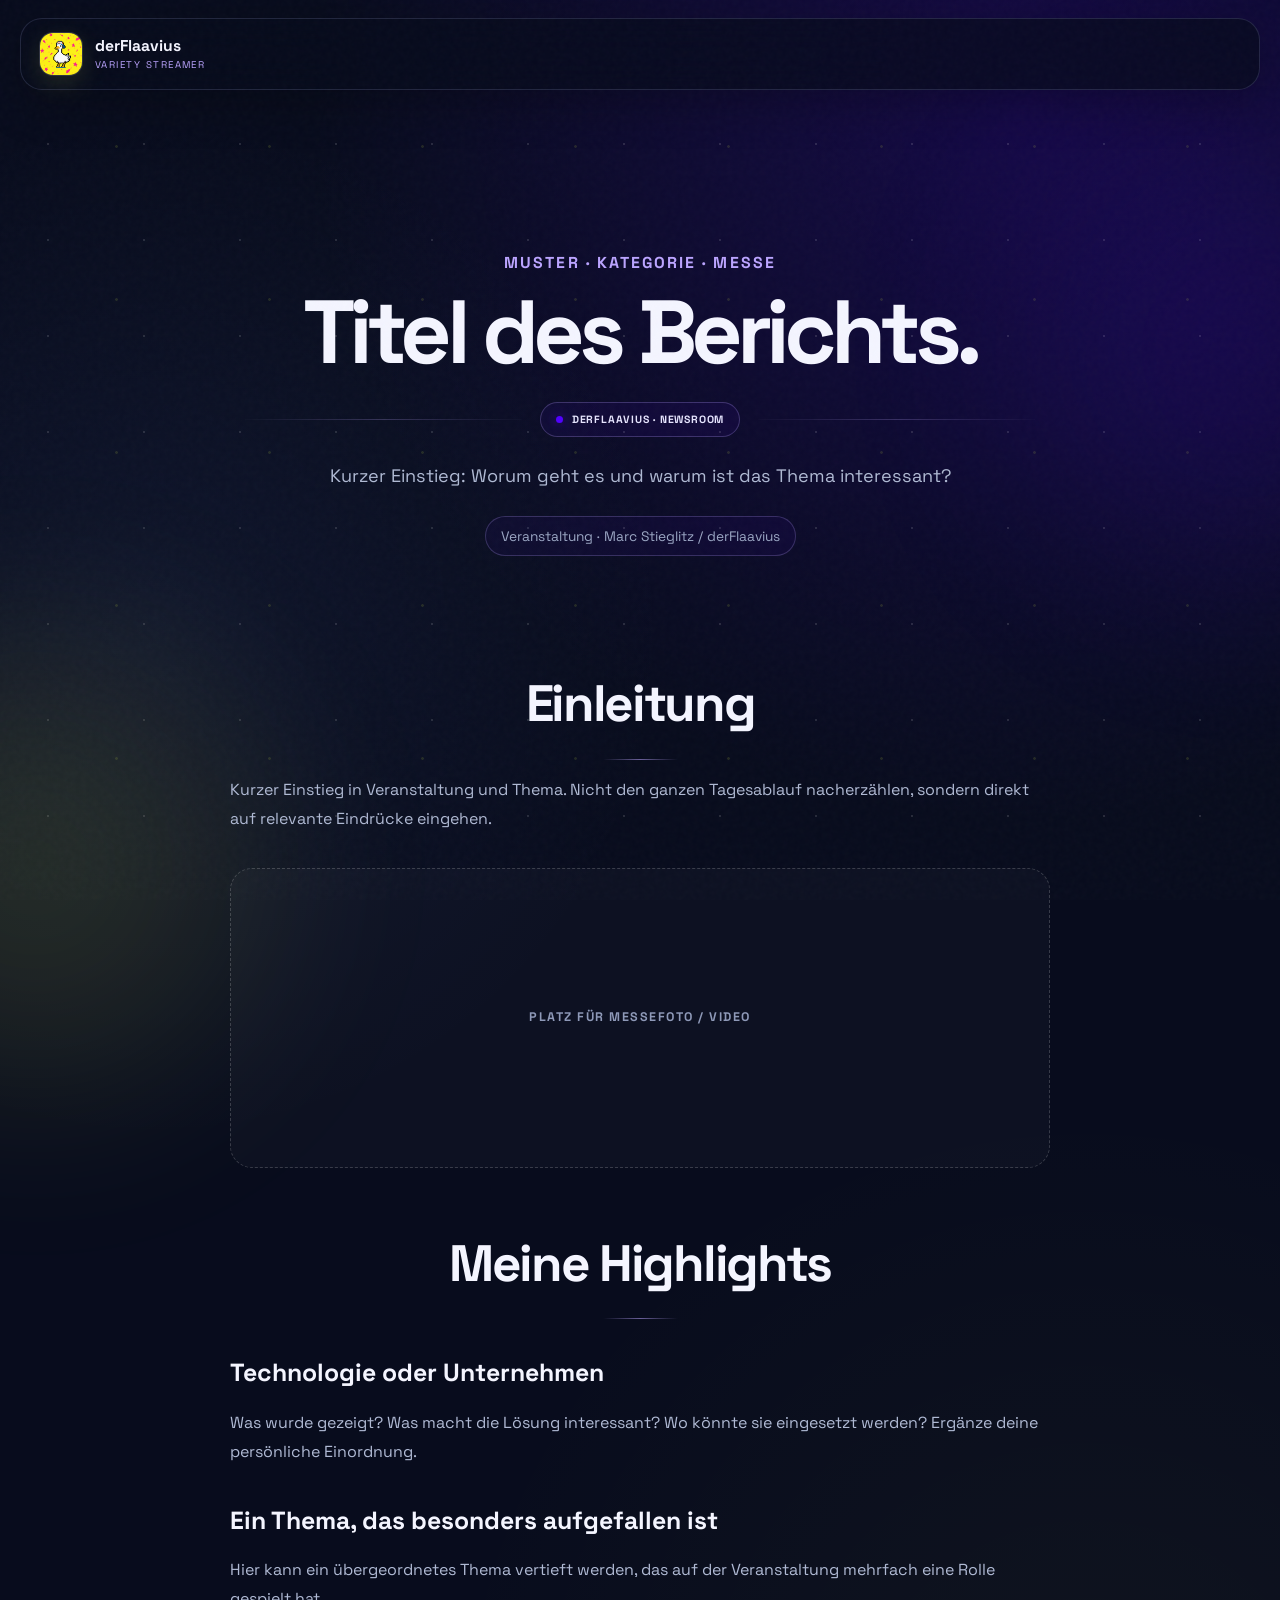
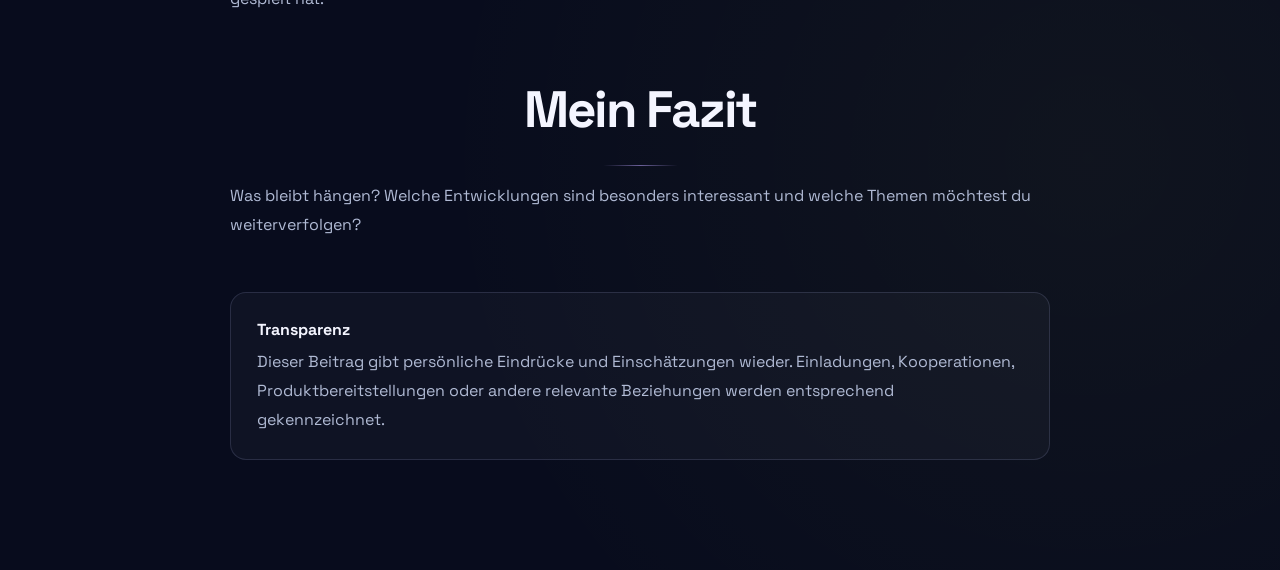
<file: reports/_musterbericht.html>
<!DOCTYPE html>
<html lang="de">
<head>
  <meta charset="UTF-8">
  <meta name="viewport" content="width=device-width, initial-scale=1.0">
  <meta name="theme-color" content="#080c1d">
  <link rel="preconnect" href="https://fonts.googleapis.com">
  <link rel="preconnect" href="https://fonts.gstatic.com" crossorigin>
  <link href="https://fonts.googleapis.com/css2?family=Space+Grotesk:wght@400;500;600;700&family=Strait&display=swap" rel="stylesheet">
  <link rel="stylesheet" href="../css/style.css">
  <script src="../js/script.js" defer></script>
  <meta name="robots" content="noindex, nofollow">
  <meta name="description" content="Interne Vorlage für künftige Messeberichte von derFlaavius.">
  <title>Musterbericht | derFlaavius</title>
</head>
<body class="subpage-body">
<div class="noise" aria-hidden="true"></div><div class="ambient ambient-one" aria-hidden="true"></div><div class="ambient ambient-two" aria-hidden="true"></div>
<header class="site-header" id="top"><a class="brand" href="../index.html"><span class="brand-mark"><img src="../assets/profilbild.png" alt=""></span><span class="brand-copy"><strong>derFlaavius</strong><small>VARIETY STREAMER</small></span></a></header>
<main class="subpage-main"><article class="article-shell section-shell">
<header class="article-hero"><span class="section-kicker">MUSTER · KATEGORIE · MESSE</span><h1>Titel des Berichts.</h1><div class="section-ornament" aria-hidden="true"><span class="section-ornament-line"></span><span class="section-ornament-badge"><span class="section-ornament-dot"></span>DERFLAAVIUS · NEWSROOM</span><span class="section-ornament-line"></span></div><p class="article-lead">Kurzer Einstieg: Worum geht es und warum ist das Thema interessant?</p><div class="article-byline">Veranstaltung · Marc Stieglitz / derFlaavius</div></header>
<section class="article-content"><h2>Einleitung</h2><p>Kurzer Einstieg in Veranstaltung und Thema. Nicht den ganzen Tagesablauf nacherzählen, sondern direkt auf relevante Eindrücke eingehen.</p><div class="article-placeholder">PLATZ FÜR MESSEFOTO / VIDEO</div><h2>Meine Highlights</h2><h3>Technologie oder Unternehmen</h3><p>Was wurde gezeigt? Was macht die Lösung interessant? Wo könnte sie eingesetzt werden? Ergänze deine persönliche Einordnung.</p><h3>Ein Thema, das besonders aufgefallen ist</h3><p>Hier kann ein übergeordnetes Thema vertieft werden, das auf der Veranstaltung mehrfach eine Rolle gespielt hat.</p><h2>Mein Fazit</h2><p>Was bleibt hängen? Welche Entwicklungen sind besonders interessant und welche Themen möchtest du weiterverfolgen?</p><aside class="article-disclosure"><strong>Transparenz</strong><p>Dieser Beitrag gibt persönliche Eindrücke und Einschätzungen wieder. Einladungen, Kooperationen, Produktbereitstellungen oder andere relevante Beziehungen werden entsprechend gekennzeichnet.</p></aside></section>
</article></main>
</body></html>
</file>
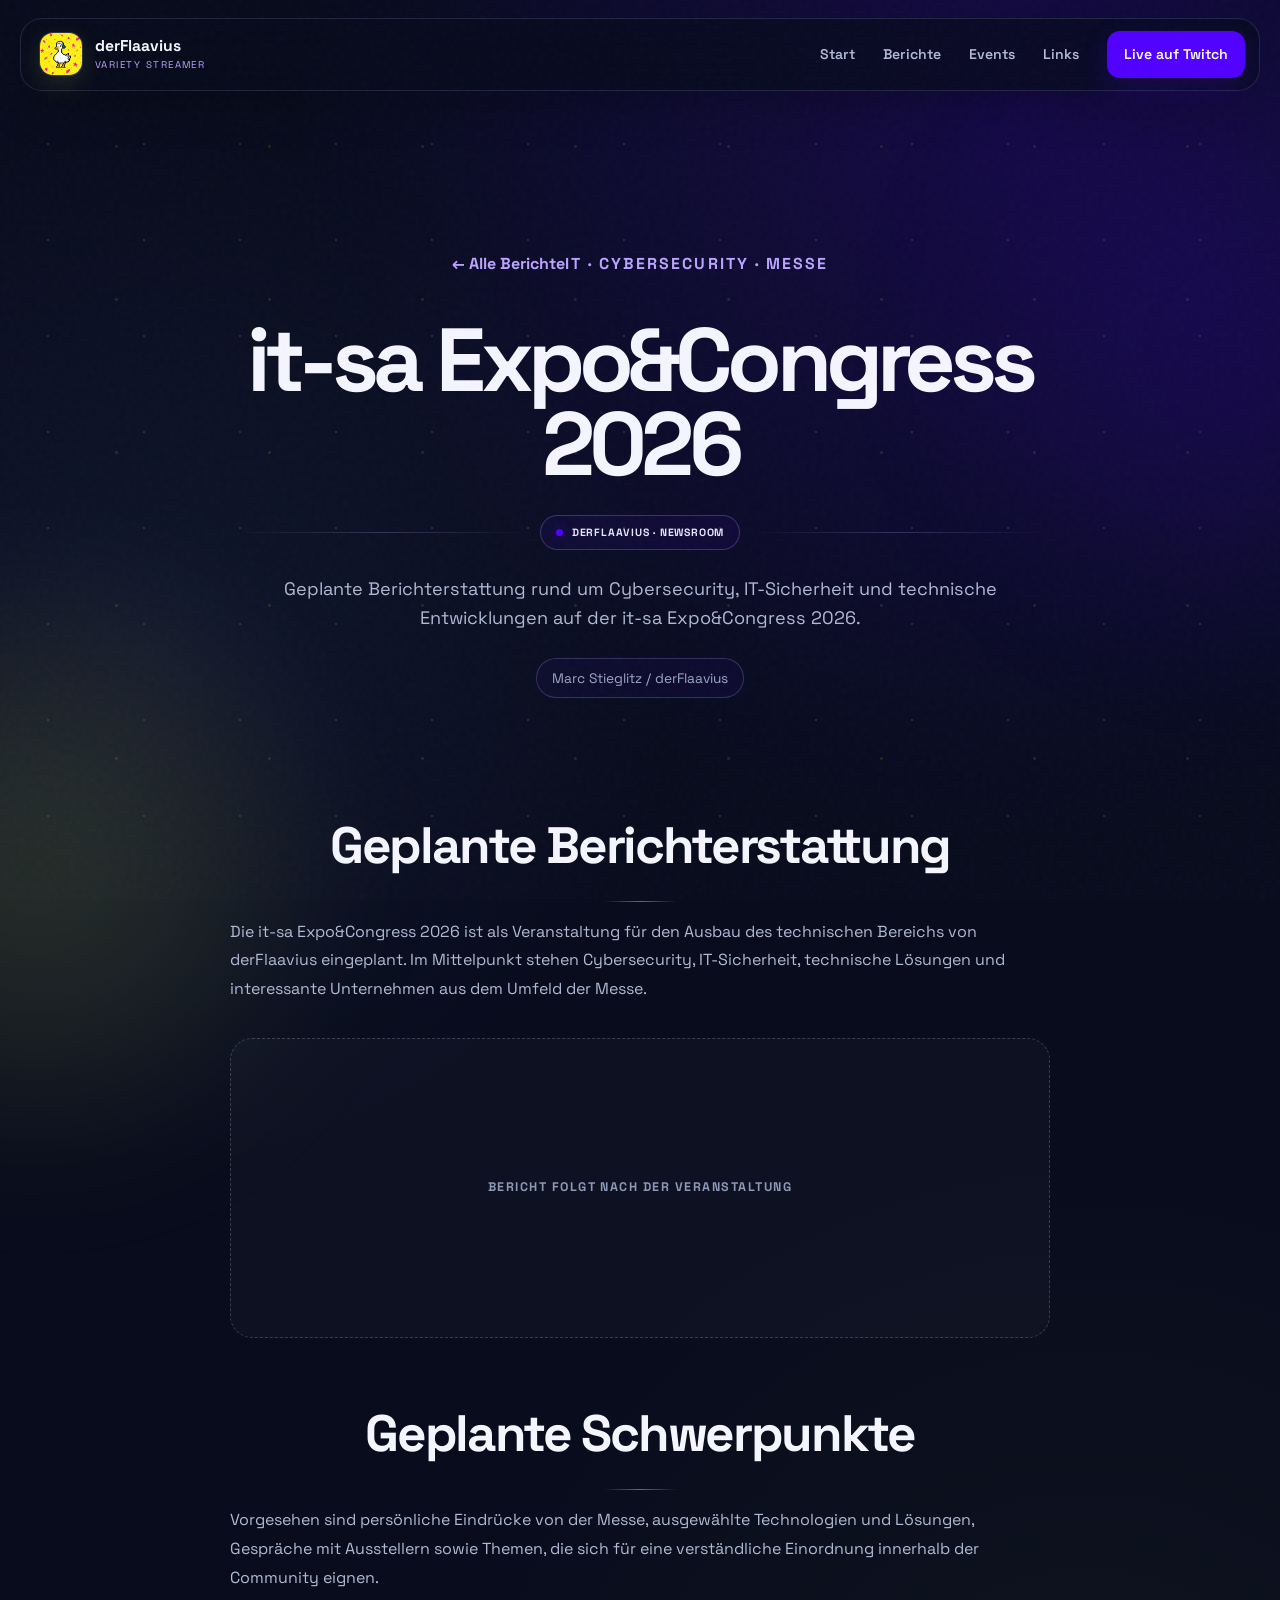
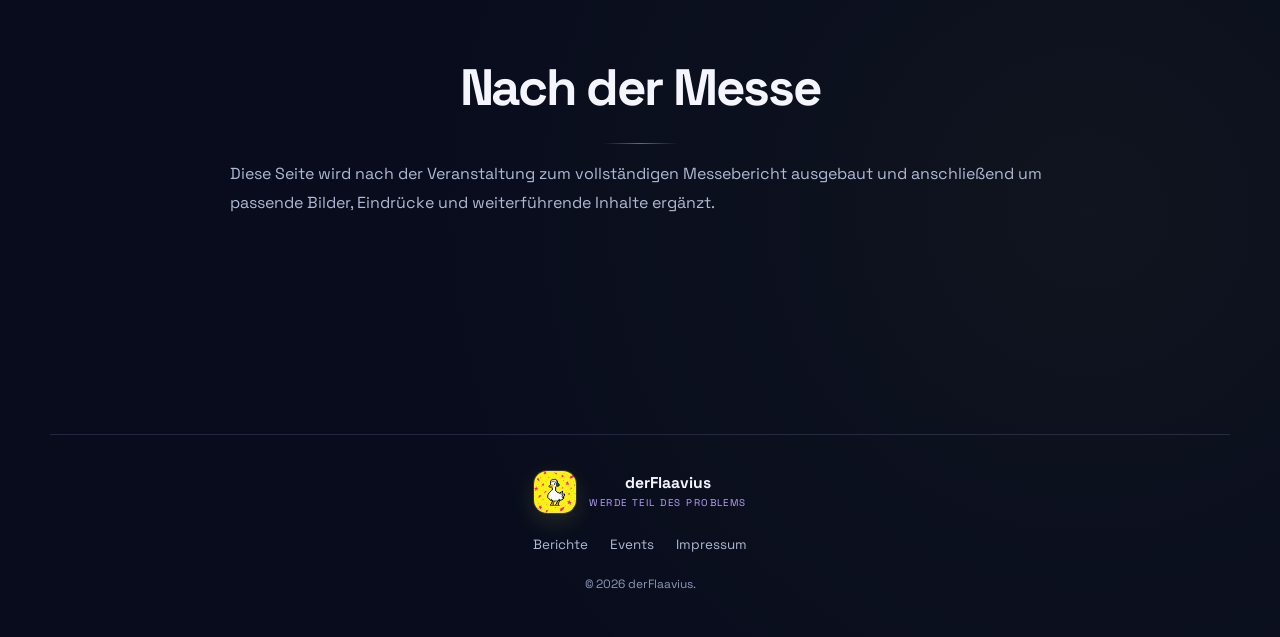
<file: reports/itsa-2026.html>
<!DOCTYPE html>
<html lang="de">
<head>
  <meta charset="UTF-8">
  <meta name="viewport" content="width=device-width, initial-scale=1.0">
  <meta name="theme-color" content="#080c1d">
  <link rel="preconnect" href="https://fonts.googleapis.com">
  <link rel="preconnect" href="https://fonts.gstatic.com" crossorigin>
  <link href="https://fonts.googleapis.com/css2?family=Space+Grotesk:wght@400;500;600;700&family=Strait&display=swap" rel="stylesheet">
  <link rel="stylesheet" href="../css/style.css">
  <script src="../js/script.js" defer></script>
  <meta name="description" content="Geplante Berichterstattung rund um Cybersecurity, IT-Sicherheit und technische Entwicklungen auf der it-sa Expo&Congress 2026.">
  <title>it-sa Expo&Congress 2026 | derFlaavius</title>
</head>
<body class="subpage-body">
  <div class="noise" aria-hidden="true"></div><div class="ambient ambient-one" aria-hidden="true"></div><div class="ambient ambient-two" aria-hidden="true"></div>
  <header class="site-header" id="top">
    <a class="brand" href="../index.html"><span class="brand-mark"><img src="../assets/profilbild.png" alt=""></span><span class="brand-copy"><strong>derFlaavius</strong><small>VARIETY STREAMER</small></span></a>
    <button class="nav-toggle" type="button" aria-expanded="false" aria-controls="main-nav" aria-label="Navigation öffnen"><span></span><span></span><span></span></button>
    <nav class="main-nav" id="main-nav"><a href="../index.html">Start</a><a href="../berichte.html">Berichte</a><a href="../events.html">Events</a><a href="../links.html">Links</a><a class="nav-cta" href="https://www.twitch.tv/derflaavius" target="_blank" rel="noreferrer">Live auf Twitch</a></nav>
  </header>
  <main class="subpage-main"><article class="article-shell section-shell">
    <header class="article-hero reveal"><a class="article-back" href="../berichte.html">← Alle Berichte</a><span class="section-kicker">IT · CYBERSECURITY · MESSE</span><h1>it-sa Expo&Congress 2026</h1><div class="section-ornament" aria-hidden="true"><span class="section-ornament-line"></span><span class="section-ornament-badge"><span class="section-ornament-dot"></span>DERFLAAVIUS · NEWSROOM</span><span class="section-ornament-line"></span></div><p class="article-lead">Geplante Berichterstattung rund um Cybersecurity, IT-Sicherheit und technische Entwicklungen auf der it-sa Expo&Congress 2026.</p><div class="article-byline">Marc Stieglitz / derFlaavius</div></header>
    <section class="article-content reveal"><h2>Geplante Berichterstattung</h2><p>Die it-sa Expo&Congress 2026 ist als Veranstaltung für den Ausbau des technischen Bereichs von derFlaavius eingeplant. Im Mittelpunkt stehen Cybersecurity, IT-Sicherheit, technische Lösungen und interessante Unternehmen aus dem Umfeld der Messe.</p><div class="article-placeholder">BERICHT FOLGT NACH DER VERANSTALTUNG</div><h2>Geplante Schwerpunkte</h2><p>Vorgesehen sind persönliche Eindrücke von der Messe, ausgewählte Technologien und Lösungen, Gespräche mit Ausstellern sowie Themen, die sich für eine verständliche Einordnung innerhalb der Community eignen.</p><h2>Nach der Messe</h2><p>Diese Seite wird nach der Veranstaltung zum vollständigen Messebericht ausgebaut und anschließend um passende Bilder, Eindrücke und weiterführende Inhalte ergänzt.</p></section>
  </article></main>
  <footer class="site-footer section-shell subpage-footer"><a class="brand footer-brand" href="../index.html"><span class="brand-mark"><img src="../assets/profilbild.png" alt=""></span><span class="brand-copy"><strong>derFlaavius</strong><small>WERDE TEIL DES PROBLEMS</small></span></a><div class="footer-links"><a href="../berichte.html">Berichte</a><a href="../events.html">Events</a><a href="../impressum.html">Impressum</a></div><p>© <span id="current-year">2026</span> derFlaavius.</p></footer>
</body>
</html>
</file>
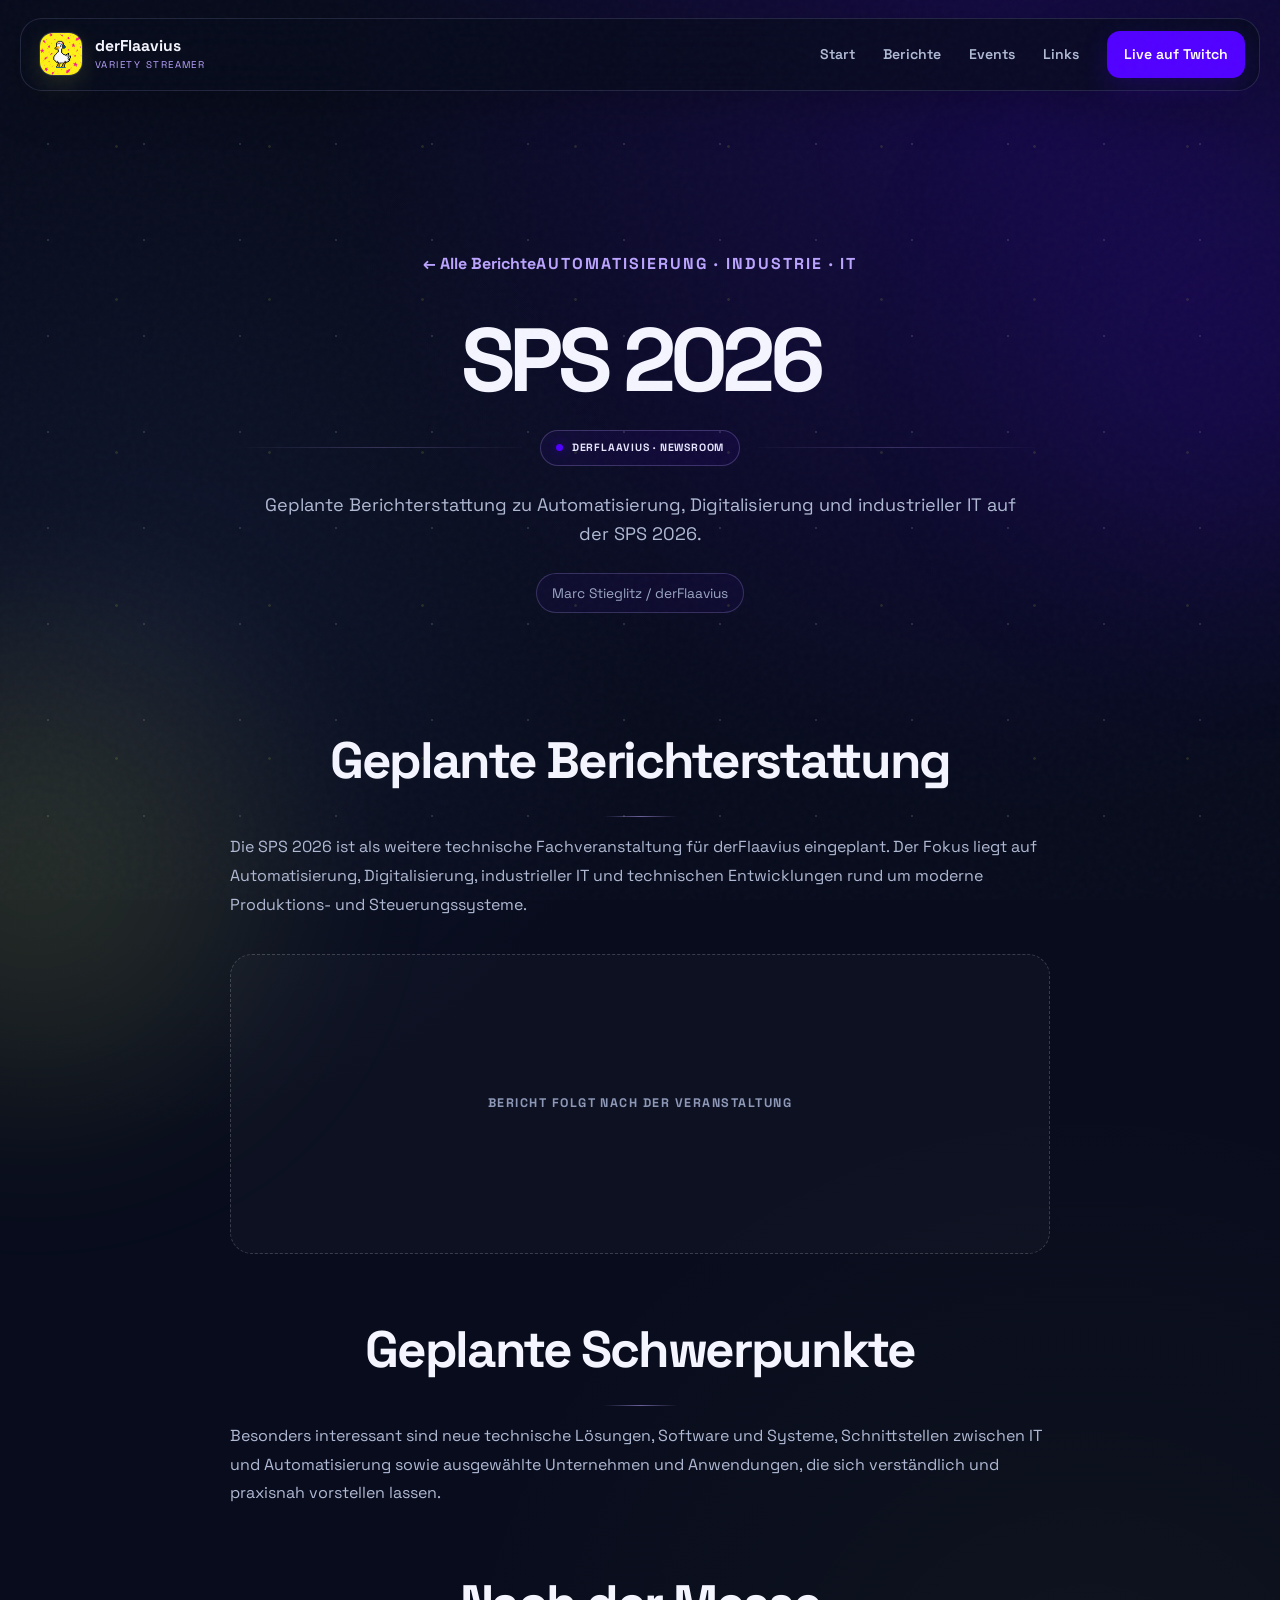
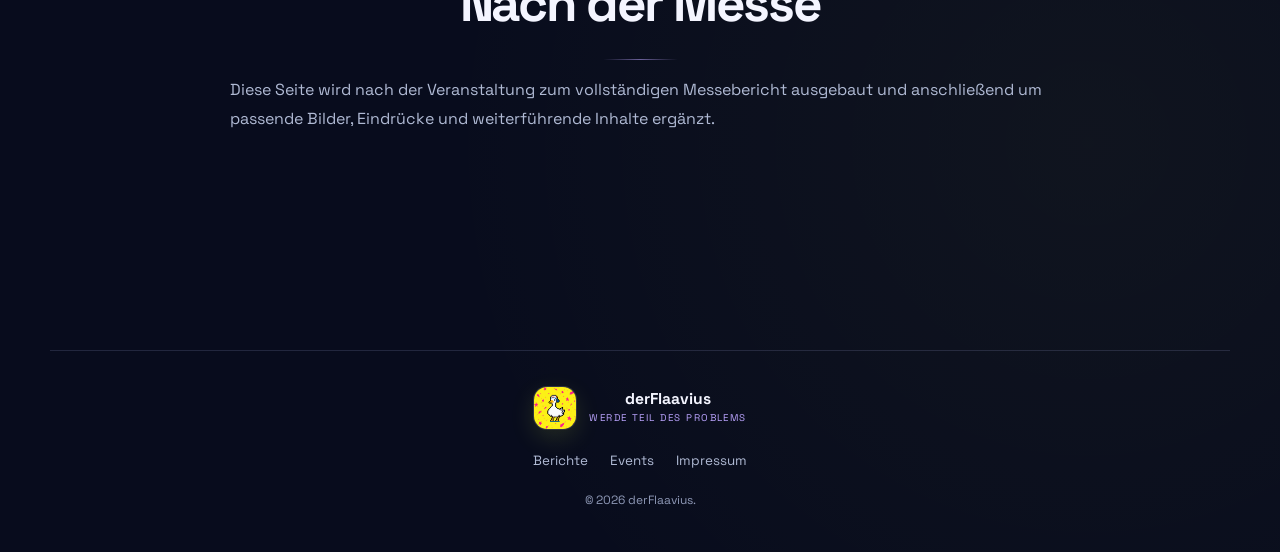
<file: reports/sps-2026.html>
<!DOCTYPE html>
<html lang="de">
<head>
  <meta charset="UTF-8">
  <meta name="viewport" content="width=device-width, initial-scale=1.0">
  <meta name="theme-color" content="#080c1d">
  <link rel="preconnect" href="https://fonts.googleapis.com">
  <link rel="preconnect" href="https://fonts.gstatic.com" crossorigin>
  <link href="https://fonts.googleapis.com/css2?family=Space+Grotesk:wght@400;500;600;700&family=Strait&display=swap" rel="stylesheet">
  <link rel="stylesheet" href="../css/style.css">
  <script src="../js/script.js" defer></script>
  <meta name="description" content="Geplante Berichterstattung zu Automatisierung, Digitalisierung und industrieller IT auf der SPS 2026.">
  <title>SPS 2026 | derFlaavius</title>
</head>
<body class="subpage-body">
  <div class="noise" aria-hidden="true"></div><div class="ambient ambient-one" aria-hidden="true"></div><div class="ambient ambient-two" aria-hidden="true"></div>
  <header class="site-header" id="top">
    <a class="brand" href="../index.html"><span class="brand-mark"><img src="../assets/profilbild.png" alt=""></span><span class="brand-copy"><strong>derFlaavius</strong><small>VARIETY STREAMER</small></span></a>
    <button class="nav-toggle" type="button" aria-expanded="false" aria-controls="main-nav" aria-label="Navigation öffnen"><span></span><span></span><span></span></button>
    <nav class="main-nav" id="main-nav"><a href="../index.html">Start</a><a href="../berichte.html">Berichte</a><a href="../events.html">Events</a><a href="../links.html">Links</a><a class="nav-cta" href="https://www.twitch.tv/derflaavius" target="_blank" rel="noreferrer">Live auf Twitch</a></nav>
  </header>
  <main class="subpage-main"><article class="article-shell section-shell">
    <header class="article-hero reveal"><a class="article-back" href="../berichte.html">← Alle Berichte</a><span class="section-kicker">AUTOMATISIERUNG · INDUSTRIE · IT</span><h1>SPS 2026</h1><div class="section-ornament" aria-hidden="true"><span class="section-ornament-line"></span><span class="section-ornament-badge"><span class="section-ornament-dot"></span>DERFLAAVIUS · NEWSROOM</span><span class="section-ornament-line"></span></div><p class="article-lead">Geplante Berichterstattung zu Automatisierung, Digitalisierung und industrieller IT auf der SPS 2026.</p><div class="article-byline">Marc Stieglitz / derFlaavius</div></header>
    <section class="article-content reveal"><h2>Geplante Berichterstattung</h2><p>Die SPS 2026 ist als weitere technische Fachveranstaltung für derFlaavius eingeplant. Der Fokus liegt auf Automatisierung, Digitalisierung, industrieller IT und technischen Entwicklungen rund um moderne Produktions- und Steuerungssysteme.</p><div class="article-placeholder">BERICHT FOLGT NACH DER VERANSTALTUNG</div><h2>Geplante Schwerpunkte</h2><p>Besonders interessant sind neue technische Lösungen, Software und Systeme, Schnittstellen zwischen IT und Automatisierung sowie ausgewählte Unternehmen und Anwendungen, die sich verständlich und praxisnah vorstellen lassen.</p><h2>Nach der Messe</h2><p>Diese Seite wird nach der Veranstaltung zum vollständigen Messebericht ausgebaut und anschließend um passende Bilder, Eindrücke und weiterführende Inhalte ergänzt.</p></section>
  </article></main>
  <footer class="site-footer section-shell subpage-footer"><a class="brand footer-brand" href="../index.html"><span class="brand-mark"><img src="../assets/profilbild.png" alt=""></span><span class="brand-copy"><strong>derFlaavius</strong><small>WERDE TEIL DES PROBLEMS</small></span></a><div class="footer-links"><a href="../berichte.html">Berichte</a><a href="../events.html">Events</a><a href="../impressum.html">Impressum</a></div><p>© <span id="current-year">2026</span> derFlaavius.</p></footer>
</body>
</html>
</file>
<file: css/style.css>
:root {
  --bg: #080c1d;
  --bg-soft: #0d1125;
  --surface: rgba(22, 27, 56, 0.72);
  --surface-strong: #171d37;
  /* BRAND-PALETTE | Deep electric blue + neon citron */
  --blue: #5100ff;       /* Hauptakzent, CTA, Statuspunkte */
  --blue-soft: #bba4ff;  /* kontrastreiche kleine Schriften auf dunklem Grund */
  --yellow: #eaff4f;     /* Sekundärakzent: Zitronengelb */
  --cream: #f6ffda;
  --text: #f4f5ff;
  --muted: #b0bad4;
  --line: rgba(187, 196, 255, .15);
  --max: 1180px;
  --radius-lg: 32px;
  --radius-md: 22px;
  --shadow: 0 24px 80px rgba(0, 0, 0, 0.38);
}

* { box-sizing: border-box; }
html { scroll-behavior: smooth; }
body {
  margin: 0;
  min-width: 320px;
  background:
    radial-gradient(circle at 80% 5%, rgba(81, 0, 255, .18), transparent 31%),
    radial-gradient(circle at 12% 29%, rgba(119, 155, 255, .065), transparent 27%),
    radial-gradient(circle at 85% 81%, rgba(234, 255, 79, .035), transparent 32%),
    var(--bg);
  color: var(--text);
  font-family: "Space Grotesk", system-ui, sans-serif;
  line-height: 1.6;
  overflow-x: hidden;
}

body::before {
  content: "";
  position: fixed;
  inset: 0;
  z-index: -4;
  background-image:
    radial-gradient(circle, rgba(255,255,255,.7) 0 1px, transparent 1.6px),
    radial-gradient(circle, rgba(234, 255, 79,.65) 0 1px, transparent 1.7px);
  background-size: 96px 96px, 153px 153px;
  background-position: 0 0, 40px 70px;
  opacity: .18;
}

a { color: inherit; text-decoration: none; }
button, a { -webkit-tap-highlight-color: transparent; }
img { max-width: 100%; display: block; }

.noise {
  position: fixed;
  inset: 0;
  pointer-events: none;
  opacity: .035;
  z-index: 20;
  background-image: url("data:image/svg+xml,%3Csvg viewBox='0 0 180 180' xmlns='http://www.w3.org/2000/svg'%3E%3Cfilter id='n'%3E%3CfeTurbulence type='fractalNoise' baseFrequency='.9' numOctaves='3' stitchTiles='stitch'/%3E%3C/filter%3E%3Crect width='100%25' height='100%25' filter='url(%23n)' opacity='.7'/%3E%3C/svg%3E");
}

.ambient {
  position: fixed;
  width: 430px;
  height: 430px;
  border-radius: 50%;
  filter: blur(110px);
  opacity: .12;
  pointer-events: none;
  z-index: -2;
}
.ambient-one { background: var(--blue); top: 15%; right: -180px; }
.ambient-two { background: var(--yellow); bottom: -180px; left: -180px; }

.section-shell { width: min(calc(100% - 40px), var(--max)); margin-inline: auto; }

.site-header {
  width: min(calc(100% - 40px), 1240px);
  margin: 18px auto 0;
  min-height: 72px;
  padding: 12px 14px 12px 18px;
  display: flex;
  align-items: center;
  justify-content: space-between;
  position: sticky;
  top: 14px;
  z-index: 10;
  border: 1px solid var(--line);
  border-radius: 22px;
  background: rgba(8, 12, 29, .72);
  backdrop-filter: blur(18px);
  box-shadow: 0 12px 45px rgba(0,0,0,.25);
}

.brand { display: inline-flex; align-items: center; gap: 12px; }
.brand-mark {
  display: grid;
  place-items: center;
  width: 44px;
  aspect-ratio: 1;
  border-radius: 14px;
  overflow: hidden;
  border: 1px solid rgba(255,255,255,.12);
  background: rgba(255,255,255,.05);
  box-shadow: 0 8px 24px rgba(234, 255, 79,.12);
}
.brand-mark img {
  width: 100%;
  height: 100%;
  object-fit: cover;
}
.brand-copy { display: grid; line-height: 1.1; }
.brand-copy strong { font-size: .98rem; }
.brand-copy small { margin-top: 5px; color: var(--blue-soft); font-size: .61rem; letter-spacing: .15em; }

.main-nav { display: flex; align-items: center; gap: 28px; }
.main-nav a { color: var(--muted); font-size: .88rem; font-weight: 600; transition: color .2s ease; }
.main-nav a:hover { color: var(--text); }
.main-nav .nav-cta {
  padding: 12px 17px;
  border-radius: 13px;
  background: var(--blue);
  color: white;
  box-shadow: 0 10px 28px rgba(81, 0, 255,.2);
}
.nav-toggle { display: none; }

.hero {
  min-height: 760px;
  padding: 105px 0 80px;
  display: grid;
  grid-template-columns: 1.05fr .95fr;
  align-items: center;
  gap: 70px;
}
.eyebrow, .section-kicker {
  color: var(--blue-soft);
  font-size: .99rem;
  font-weight: 700;
  letter-spacing: .13em;
  text-transform: uppercase;
}
.eyebrow { display: inline-flex; align-items: center; gap: 9px; }
.status-dot {
  width: 9px;
  height: 9px;
  border-radius: 50%;
  background: var(--blue);
  box-shadow: 0 0 0 6px rgba(81, 0, 255,.11), 0 0 20px var(--blue);
  animation: pulse 1.8s infinite;
}
@keyframes pulse { 50% { transform: scale(.82); opacity: .65; } }

.hero h1 {
  margin: 22px 0 25px;
  max-width: 720px;
  font-size: clamp(4rem, 7.4vw, 7.2rem);
  line-height: .88;
  letter-spacing: -.075em;
}
.hero h1 span { color: var(--yellow); text-shadow: 0 18px 60px rgba(234, 255, 79,.12); }
.hero-text { max-width: 650px; margin: 0; color: var(--muted); font-size: 1.08rem; }
.hero-actions { display: flex; flex-wrap: wrap; gap: 14px; margin-top: 34px; }
.button {
  min-height: 52px;
  padding: 0 23px;
  display: inline-flex;
  align-items: center;
  justify-content: center;
  gap: 10px;
  border: 1px solid transparent;
  border-radius: 15px;
  font-weight: 700;
  transition: transform .2s ease, background .2s ease, border-color .2s ease;
}
.button:hover { transform: translateY(-3px); }
.button-primary { background: var(--blue); color: white; box-shadow: 0 14px 38px rgba(81, 0, 255,.2); }
.button-secondary { border-color: var(--line); background: rgba(255,255,255,.04); }
.button-secondary:hover { border-color: rgba(255,255,255,.28); background: rgba(255,255,255,.07); }
.hero-meta { display: flex; flex-wrap: wrap; gap: 9px; margin-top: 27px; }
.hero-meta span, .tag-row span {
  padding: 7px 11px;
  border: 1px solid var(--line);
  border-radius: 999px;
  color: #d3dbef;
  font-size: .72rem;
  font-weight: 600;
}

.hero-visual { position: relative; min-height: 540px; display: grid; place-items: center; perspective: 1100px; }
.showcase-card {
  position: relative;
  z-index: 2;
  width: min(100%, 430px);
  aspect-ratio: .82;
  padding: 22px;
  display: flex;
  flex-direction: column;
  justify-content: space-between;
  border: 1px solid rgba(255,255,255,.16);
  border-radius: 36px;
  background:
    linear-gradient(160deg, rgba(255,255,255,.14), transparent 30%),
    radial-gradient(circle at 18% 82%, rgba(234, 255, 79,.10), transparent 34%),
    radial-gradient(circle at 88% 18%, rgba(81, 0, 255,.14), transparent 36%),
    linear-gradient(150deg, #1b1a3d, #0d1125 67%);
  box-shadow: var(--shadow), inset 0 1px rgba(255,255,255,.12);
  transform: rotate(3deg);
  transition: transform .18s ease-out;
  overflow: hidden;
  isolation: isolate;
}
.showcase-card::before {
  content: "";
  position: absolute;
  width: 270px;
  height: 270px;
  border-radius: 50%;
  background: var(--blue);
  filter: blur(80px);
  opacity: .14;
  top: -90px;
  right: -90px;
}
.card-topline, .schedule-card-head, .schedule-footer { display: flex; align-items: center; justify-content: space-between; }
.live-pill { padding: 7px 10px; border-radius: 999px; background: rgba(81, 0, 255,.13); color: var(--blue-soft); font-size: .67rem; font-weight: 800; letter-spacing: .11em; }
.signal { color: var(--yellow); font-size: .55rem; letter-spacing: 4px; }

.profile-visual {
  position: relative;
  z-index: 2;
  width: min(100%, 310px);
  aspect-ratio: 1 / 1.08;
  margin: 8px auto 4px;
  display: grid;
  place-items: end center;
  overflow: visible;
}
.profile-visual::before {
  content: "";
  position: absolute;
  inset: 9% 5% 2%;
  z-index: -2;
  border: 0px solid rgba(255,255,255,.14);
  border-radius: 42% 58% 48% 52% / 46% 42% 58% 54%;
  background: linear-gradient(145deg, rgba(234, 255, 79, 0), rgba(81, 0, 255, 0));
  transform: rotate(-4deg);
  box-shadow: 0 26px 45px rgba(0, 0, 0, 0), inset 0 1px rgba(255,255,255,.12);
}
.profile-glow {
  position: absolute;
  inset: 18% 12% 8%;
  z-index: -1;
  border-radius: -1%;
  background: radial-gradient(circle, rgba(81, 0, 255, 0.24), rgb(49, 51, 122) 46%, transparent 72%);
  filter: blur(18px);
}
.profile-visual img {
  width: 96%;
  height: 100%;
  object-fit: contain;
  object-position: center bottom;
  filter: drop-shadow(0 22px 24px rgba(0,0,0,.28));
}
.card-caption {
  position: relative;
  z-index: 3;
  display: grid;
  gap: 4px;
  padding-top: 14px;
  border-top: 1px solid rgba(255,255,255,.10);
}
.card-caption strong { font-size: 1.12rem; }
.card-caption span { color: var(--muted); font-size: .82rem; }
.orbit { position: absolute; border: 1px solid rgba(255,255,255,.1); border-radius: 50%; }
.orbit-one { width: 500px; height: 500px; animation: spin 20s linear infinite; }
.orbit-two { width: 390px; height: 390px; border-style: dashed; border-color: rgba(234, 255, 79,.2); animation: spin 15s linear reverse infinite; }
.orbit::before { content: ""; position: absolute; width: 10px; height: 10px; border-radius: 50%; background: var(--blue); top: 52px; left: 65px; box-shadow: 0 0 16px var(--blue); }
@keyframes spin { to { transform: rotate(360deg); } }
.floating-chip { position: absolute; z-index: 3; padding: 10px 13px; border: 1px solid var(--line); border-radius: 12px; background: rgba(8, 12, 29,.78); backdrop-filter: blur(12px); font-size: .66rem; font-weight: 800; letter-spacing: .11em; box-shadow: 0 12px 40px rgba(0,0,0,.25); }
.chip-one { top: 15%; left: 6%; color: var(--yellow); transform: rotate(-7deg); }
.chip-two { right: 70%; bottom: 50%; color: var(--blue-soft); transform: rotate(6deg); }
.chip-three { left: 60%; bottom: 85%; color: #a8c4ff; transform: rotate(17deg); }

.ticker {
  overflow: hidden;
  border-block: 1px solid var(--line);
  background: rgba(255,255,255,.025);
}
.ticker-track {
  display: flex;
  width: max-content;
  will-change: transform;
  animation: ticker-scroll var(--ticker-duration, 26s) linear infinite;
}
.ticker-group {
  display: flex;
  flex: 0 0 auto;
  align-items: center;
  gap: 28px;
  padding: 17px 28px 17px 0;
  color: #d2d9ed;
  font-family: "Strait", sans-serif;
  font-size: .82rem;
  letter-spacing: .14em;
  white-space: nowrap;
}
.ticker-group i { color: var(--yellow); font-style: normal; }
@keyframes ticker-scroll {
  from { transform: translate3d(0, 0, 0); }
  to { transform: translate3d(calc(-1 * var(--ticker-distance)), 0, 0); }
}
@media (prefers-reduced-motion: reduce) {
  .ticker-track { animation-play-state: paused; }
}

.about, .partners, .stats, .collab { padding-block: 125px; }
.section-heading { max-width: 850px; margin-bottom: 55px; }
.section-heading h2, .schedule-copy h2, .collab-card h2 {
  margin: 13px 0 0;
  font-size: clamp(2.5rem, 5vw, 4.7rem);
  line-height: 1.02;
  letter-spacing: -.055em;
}
.about-grid { display: grid; grid-template-columns: .95fr 1.05fr; gap: 22px; }
.glass-card, .feature-card, .content-card, .stat-card, .schedule-card, .collab-card {
  border: 1px solid var(--line);
  border-radius: var(--radius-md);
  background: var(--surface);
  backdrop-filter: blur(15px);
}
.about-copy { padding: 36px; }
.about-copy > p { margin: 0 0 19px; color: var(--muted); font-size: 1rem; }
.about-copy strong { color: var(--text); }
.quote-block { margin-top: 32px; padding-top: 27px; border-top: 1px solid var(--line); display: flex; gap: 12px; align-items: flex-start; }
.quote-block span { color: var(--yellow); font-size: 2.7rem; line-height: .8; }
.quote-block p { margin: 0; font-size: 1.35rem; font-weight: 700; }
.about-features { display: grid; gap: 14px; }
.feature-card { padding: 25px 27px; display: grid; grid-template-columns: 58px 1fr; column-gap: 18px; }
.feature-number { grid-row: span 2; color: var(--blue-soft); font-size: .99rem; font-weight: 700; }
.feature-card h3 { margin: 0; font-size: 1.22rem; }
.feature-card p { margin: 5px 0 0; color: var(--muted); font-size: .91rem; }


.partners { position: relative; }
.partner-card {
  position: relative;
  min-height: 290px;
  padding: 38px;
  display: grid;
  grid-template-columns: minmax(170px, .55fr) minmax(0, 1.45fr);
  align-items: center;
  gap: 34px;
  overflow: hidden;
  border: 1px solid rgba(234, 255, 79,.22);
  border-radius: var(--radius-lg);
  background:
    radial-gradient(circle at 12% 20%, rgba(234, 255, 79,.11), transparent 28%),
    radial-gradient(circle at 86% 80%, rgba(81, 0, 255,.12), transparent 30%),
    var(--surface);
  box-shadow: var(--shadow);
}
.partner-card::after {
  content: "PARTNER";
  position: absolute;
  right: 34px;
  bottom: -34px;
  color: rgba(255,255,255,.025);
  font-size: clamp(5rem, 12vw, 10rem);
  font-weight: 800;
  letter-spacing: -.08em;
  pointer-events: none;
}
.partner-logo-wrap {
  position: relative;
  z-index: 1;
  min-height: 150px;
  padding: 24px;
  display: grid;
  place-items: center;
  border: 1px solid rgba(255,255,255,.1);
  border-radius: 28px;
  background: linear-gradient(145deg, rgba(255,255,255,.08), rgba(255,255,255,.025));
  transform: rotate(-2deg);
}
.partner-logo-wrap::before {
  content: "";
  position: absolute;
  inset: 18%;
  border-radius: 50%;
  background: rgba(234, 255, 79,.12);
  filter: blur(30px);
}
.partner-logo {
  position: relative;
  width: min(100%, 220px);
  height: auto;
  object-fit: contain;
  filter: drop-shadow(0 12px 24px rgba(0,0,0,.24));
}
.partner-copy { position: relative; z-index: 1; max-width: 680px; }
.partner-label { color: var(--blue-soft); font-size: .7rem; font-weight: 800; letter-spacing: .15em; }
.partner-copy h3 { margin: 8px 0 10px; font-size: clamp(1.9rem, 3vw, 2.9rem); line-height: 1.05; letter-spacing: -.04em; }
.partner-copy p { margin: 0; color: var(--muted); }
.partner-code-row {
  margin-top: 22px;
  display: flex;
  flex-wrap: wrap;
  align-items: center;
  gap: 9px;
}
.partner-code-label {
  color: var(--muted);
  font-size: .72rem;
  font-weight: 700;
  letter-spacing: .08em;
  text-transform: uppercase;
}
.partner-code {
  padding: 8px 12px;
  border: 1px solid rgba(234, 255, 79,.28);
  border-radius: 10px;
  background: rgba(234, 255, 79,.08);
  color: var(--yellow);
  font-size: .86rem;
  letter-spacing: .11em;
}
.partner-copy-code {
  min-height: 36px;
  padding: 0 12px;
  border: 1px solid var(--line);
  border-radius: 10px;
  background: rgba(255,255,255,.045);
  color: var(--text);
  font: inherit;
  font-size: .75rem;
  font-weight: 700;
  cursor: pointer;
  transition: background .2s ease, border-color .2s ease, transform .2s ease;
}
.partner-copy-code:hover { transform: translateY(-1px); border-color: rgba(255,255,255,.24); background: rgba(255,255,255,.08); }
.partner-copy-status { min-width: 72px; color: var(--blue-soft); font-size: .72rem; font-weight: 700; }
.partner-button { white-space: nowrap; }
.partner-contact {
  width: min(100%, 900px);
  margin: 22px auto 0;
  padding: 24px 28px;
  display: flex;
  align-items: center;
  justify-content: space-between;
  gap: 30px;
  border: 1px solid var(--line);
  border-radius: 20px;
  background: rgba(255,255,255,.025);
}
.partner-contact > div { max-width: 650px; }
.partner-contact h3 { margin: 6px 0 6px; font-size: 1.25rem; }
.partner-contact p { margin: 0; color: var(--muted); font-size: .88rem; }

.partner-banner {
  width: min(100%, 580px);
  margin: 24px auto 0;
  padding: 12px;
  display: grid;
  gap: 10px;
  border: 1px solid rgba(255,255,255,.09);
  border-radius: 20px;
  background: rgba(255,255,255,.025);
}
.partner-banner-label {
  color: var(--muted);
  font-size: .66rem;
  font-weight: 800;
  letter-spacing: .14em;
  text-transform: uppercase;
}
.partner-banner-link {
  display: block;
  overflow: hidden;
  border-radius: 14px;
  line-height: 0;
  transition: transform .2s ease, box-shadow .2s ease;
}
.partner-banner-link:hover {
  transform: translateY(-2px);
  box-shadow: 0 14px 36px rgba(0,0,0,.24);
}
.partner-banner-link img {
  width: 100%;
  height: auto;
  display: block;
}
.partner-banner p {
  margin: 0;
  color: var(--muted);
  font-size: .78rem;
}
.partner-banner p strong { color: var(--yellow); letter-spacing: .08em; }


.content-section { padding-block: 125px; background: linear-gradient(180deg, rgba(255,255,255,.015), rgba(81, 0, 255,.035), rgba(255,255,255,.015)); border-block: 1px solid rgba(255,255,255,.06); }
.content-grid { display: grid; grid-template-columns: repeat(2, minmax(0, 1fr)); gap: 16px; }
.content-card { min-height: 285px; padding: 26px; display: flex; flex-direction: column; position: relative; overflow: hidden; }
.content-card::after { content: ""; position: absolute; width: 120px; height: 120px; border-radius: 50%; background: var(--blue); filter: blur(58px); opacity: .06; right: -42px; bottom: -42px; }
.content-card-large { min-height: 285px; justify-content: flex-start; background: linear-gradient(155deg, rgba(234, 255, 79,.08), rgba(22, 27, 56,.82) 58%); }
.content-card::before {
  content: attr(data-background);
  position: absolute;
  top: 24px;
  left: 50%;
  z-index: 0;
  transform: translateX(-50%) rotate(-7deg);
  font-size: clamp(2.7rem, 5.8vw, 5.2rem);
  font-weight: 800;
  line-height: 1;
  letter-spacing: -.08em;
  white-space: nowrap;
  pointer-events: none;
}
.content-card > * { position: relative; z-index: 1; }
.content-card:nth-child(1)::before { color: rgba(234, 255, 79,.045); }
.content-card:nth-child(2)::before { color: rgba(187, 164, 255,.045); }
.content-card:nth-child(3)::before { color: rgba(142, 172, 255,.045); }
.content-card:nth-child(4)::before { color: rgba(81, 0, 255,.065); }
.content-card-accent { border-color: rgba(81, 0, 255,.32); background: linear-gradient(145deg, rgba(81, 0, 255,.1), rgba(22, 27, 56,.75)); }
.content-index { position: absolute; top: 25px; right: 27px; color: #858bac; font-size: .72rem; }
.content-icon { margin-bottom: 38px; color: var(--yellow); font-size: 2.1rem; }
.content-card h3 { margin: 0 0 8px; font-size: 1.42rem; }
.content-card p { margin: 0 0 20px; color: var(--muted); }
.tag-row { display: flex; flex-wrap: wrap; gap: 7px; }


/* Channel Snapshot: Titel und Datenstand als zentrierte Einheit. */
.stats-heading {
  max-width: none;
  margin-bottom: 40px;
  text-align: center;
}
.stats-heading .section-kicker { display: block; }
.stats-heading h2 {
  max-width: 1150px;
  margin-inline: auto;
}
.stats-period {
  width: min(100%, 800px);
  margin: 39px auto 0;
  display: flex;
  align-items: center;
  justify-content: center;
  gap: 18px;
}
.stats-period-line {
  height: 1px;
  flex: 1 1 0;
  min-width: 0;
  background: linear-gradient(90deg, rgba(255,255,255,.02), rgba(187, 164, 255,.25), rgba(255,255,255,.02));
}
.stats-period-badge {
  display: inline-flex;
  flex: 0 0 auto;
  align-items: center;
  justify-content: center;
  gap: 9px;
  padding: 9px 15px;
  border: 1px solid rgba(187, 164, 255,.26);
  border-radius: 999px;
  background: rgba(81, 0, 255,.07);
  font-size: .69rem;
  font-weight: 700;
  letter-spacing: .09em;
  line-height: 1.5;
  white-space: nowrap;
}
.stats-period-dot {
  width: 7px;
  height: 7px;
  flex: 0 0 7px;
  border-radius: 50%;
  background: var(--blue);
  box-shadow: 0 0 12px rgba(81, 0, 255,.55);
}
.stats-period-prefix { color: #a3accd; }
.stats-period-date { color: #f0eeff; }

.stats-grid { display: grid; grid-template-columns: repeat(4, 1fr); gap: 15px; }
.stat-card { min-height: 230px; padding: 28px; display: flex; flex-direction: column; justify-content: flex-end; }
.stat-value { color: var(--yellow); font-size: clamp(2.8rem, 5vw, 4.5rem); line-height: 1; font-weight: 700; letter-spacing: -.06em; }
.stat-text { color: var(--blue-soft); }
.stat-label { margin-top: 18px; font-size: 1.02rem; font-weight: 700; }
.stat-card small { margin-top: 5px; color: var(--muted); }
.stats-note { margin: 20px 0 0; color: #9ba5c2; font-size: .77rem; }
.stats-note code { color: #d0d9ed; }

.schedule-section { padding-block: 115px; border-block: 1px solid var(--line); background: linear-gradient(120deg, rgba(234, 255, 79,.055), rgba(81, 0, 255,.055)); }
.schedule-grid { display: grid; grid-template-columns: 1.1fr .9fr; gap: 80px; align-items: center; }
.schedule-copy p { max-width: 650px; color: var(--muted); }
.schedule-actions { margin-top: 28px; display: flex; flex-wrap: wrap; align-items: center; gap: 16px 20px; }
.text-link { color: var(--blue-soft); font-weight: 700; font-size: .88rem; }
.schedule-card { min-height: 380px; padding: 25px; display: flex; flex-direction: column; justify-content: space-between; background: linear-gradient(150deg, rgba(255,255,255,.08), rgba(14, 20, 45,.9)); box-shadow: var(--shadow); }
.schedule-card-head { color: #b2bdd7; font-size: .7rem; font-weight: 800; letter-spacing: .13em; }
.schedule-live-dot { width: 11px; height: 11px; border-radius: 50%; background: var(--blue); box-shadow: 0 0 18px var(--blue); }
.schedule-main strong { display: block; max-width: 380px; font-size: 2.25rem; line-height: 1.05; letter-spacing: -.05em; }
.schedule-main p { color: var(--muted); }
.schedule-footer { padding-top: 20px; border-top: 1px solid var(--line); color: #bbc6de; font-size: .82rem; }


.calendar-wrap { margin-top: 70px; padding: 30px; border: 1px solid var(--line); border-radius: var(--radius-lg); background: rgba(8, 12, 29,.7); box-shadow: var(--shadow); backdrop-filter: blur(18px); }
.calendar-toolbar { display: flex; align-items: flex-end; justify-content: space-between; gap: 25px; margin-bottom: 20px; }
.calendar-toolbar h3 { margin: 7px 0 0; font-size: clamp(2rem, 4vw, 3.3rem); line-height: 1; letter-spacing: -.05em; text-transform: capitalize; }
.calendar-controls { display: flex; gap: 8px; }
.calendar-controls button { min-width: 45px; height: 45px; padding: 0 14px; border: 1px solid var(--line); border-radius: 13px; background: rgba(255,255,255,.045); color: var(--text); font: inherit; font-weight: 700; cursor: pointer; transition: transform .2s ease, border-color .2s ease, background .2s ease; }
.calendar-controls button:hover { transform: translateY(-2px); border-color: rgba(255,255,255,.28); background: rgba(255,255,255,.08); }
.calendar-legend { display: flex; flex-wrap: wrap; gap: 10px 18px; margin-bottom: 18px; color: var(--muted); font-size: .78rem; font-weight: 600; }
.calendar-legend span { display: inline-flex; align-items: center; gap: 7px; }
.legend-dot { width: 9px; height: 9px; border-radius: 50%; }
.legend-stream { background: var(--blue); box-shadow: 0 0 12px rgba(81, 0, 255,.6); }
.legend-event { background: var(--yellow); box-shadow: 0 0 12px rgba(234, 255, 79,.45); }
.legend-pause { background: #858ead; }
.calendar-scroll { overflow-x: auto; padding-bottom: 4px; }
.calendar { min-width: 840px; }
.calendar-weekdays, .calendar-grid { display: grid; grid-template-columns: repeat(7, minmax(0, 1fr)); }
.calendar-weekdays { border: 1px solid var(--line); border-bottom: 0; border-radius: 18px 18px 0 0; overflow: hidden; background: rgba(255,255,255,.035); }
.calendar-weekdays span { padding: 12px; text-align: center; color: #a4aecb; font-size: .7rem; font-weight: 800; letter-spacing: .12em; }
.calendar-grid { border-top: 1px solid var(--line); border-left: 1px solid var(--line); }
.calendar-day { min-height: 135px; padding: 10px; position: relative; border-right: 1px solid var(--line); border-bottom: 1px solid var(--line); background: rgba(255,255,255,.018); }
.calendar-day:nth-last-child(-n + 7):first-child, .calendar-day:last-child { }
.calendar-day.is-outside { background: rgba(255,255,255,.008); color: #6c7696; }
.calendar-day.is-today { background: linear-gradient(145deg, rgba(234, 255, 79,.09), rgba(81, 0, 255,.045)); box-shadow: inset 0 0 0 1px rgba(234, 255, 79,.32); }
.calendar-day-number { display: grid; place-items: center; width: 29px; height: 29px; margin-left: auto; border-radius: 10px; color: #dde3f4; font-size: .78rem; font-weight: 700; }
.calendar-day.is-today .calendar-day-number { background: var(--yellow); color: #10152b; }
.calendar-day-entries { display: grid; gap: 5px; margin-top: 7px; }
.calendar-entry { min-width: 0; padding: 6px 7px; border-radius: 8px; display: grid; gap: 1px; border-left: 3px solid; font-size: .68rem; line-height: 1.25; }
.calendar-entry-stream { border-color: var(--blue); background: rgba(81, 0, 255,.13); color: #e6dbff; }
.calendar-entry-event { border-color: var(--yellow); background: rgba(234, 255, 79,.13); color: #f8ffc4; }
.calendar-entry-pause { border-color: #858ead; background: rgba(133, 142, 173,.13); color: #d0d7ec; }
.calendar-entry-time { font-weight: 800; font-size: .62rem; opacity: .8; }
.calendar-entry-title { overflow: hidden; text-overflow: ellipsis; white-space: nowrap; font-weight: 700; }
.calendar-hint { margin: 18px 0 0; color: #9ba5c2; font-size: .77rem; }
.calendar-hint code { color: #d3dcf0; }

.collab-card { padding: 55px; display: flex; justify-content: space-between; align-items: flex-end; gap: 60px; background: linear-gradient(145deg, rgba(81, 0, 255,.09), rgba(234, 255, 79,.045), rgba(22, 27, 56,.78)); }
.collab-card h2 { max-width: 730px; font-size: clamp(2.4rem, 4.6vw, 4.2rem); }
.collab-card p { max-width: 700px; margin-bottom: 0; color: var(--muted); }
.collab-actions { min-width: 220px; display: grid; gap: 12px; }

.site-footer { padding: 35px 0 42px; border-top: 1px solid var(--line); display: grid; grid-template-columns: 1fr auto; align-items: center; gap: 24px; }
.footer-links { display: flex; flex-wrap: wrap; gap: 22px; }
.footer-links a { color: var(--muted); font-size: .84rem; }
.site-footer p { grid-column: 1 / -1; margin: 0; color: #8f99b7; font-size: .75rem; }


/* Wiederverwendbare Hinweisblöcke ----------------------------------------
   HTML-Beispiele findest du kommentiert in index.html direkt vor dem
   Kooperationsbereich. Einfach kopieren und den Text ersetzen. */
.notice-block {
  width: min(100%, 900px);
  margin: 24px 0;
  padding: 20px 22px;
  display: grid;
  grid-template-columns: auto 1fr;
  align-items: start;
  gap: 15px;
  border: 1px solid transparent;
  border-radius: 18px;
  backdrop-filter: blur(14px);
  box-shadow: 0 16px 42px rgba(0,0,0,.18);
}
.notice-block .notice-icon {
  width: 34px;
  aspect-ratio: 1;
  display: grid;
  place-items: center;
  border-radius: 11px;
  font-size: 1rem;
  font-weight: 800;
}
.notice-block strong {
  display: block;
  margin: 1px 0 4px;
  font-size: 1rem;
}
.notice-block p {
  margin: 0;
  color: var(--muted);
  font-size: .93rem;
}
.notice-info {
  border-color: rgba(120, 157, 255, .32);
  background: linear-gradient(135deg, rgba(81, 72, 198, .17), rgba(22, 27, 56, .78));
}
.notice-info .notice-icon {
  color: #dce8ff;
  background: rgba(119, 155, 255, .24);
  box-shadow: 0 0 24px rgba(119, 155, 255, .16);
}
.notice-important {
  border-color: rgba(234, 255, 79, .36);
  background: linear-gradient(135deg, rgba(234, 255, 79, .15), rgba(22, 27, 56, .8));
}
.notice-important .notice-icon {
  color: #10152b;
  background: var(--yellow);
  box-shadow: 0 0 24px rgba(234, 255, 79, .17);
}

.reveal { opacity: 0; transform: translateY(24px); transition: opacity .75s ease, transform .75s cubic-bezier(.2,.7,.2,1); transition-delay: var(--delay, 0ms); }
.reveal.is-visible { opacity: 1; transform: translateY(0); }

@media (max-width: 980px) {
  .main-nav { position: absolute; top: calc(100% + 10px); left: 0; right: 0; padding: 20px; display: none; flex-direction: column; align-items: stretch; gap: 8px; border: 1px solid var(--line); border-radius: 18px; background: rgba(8, 12, 29,.96); }
  .main-nav.is-open { display: flex; }
  .main-nav a { padding: 10px; }
  .nav-toggle { width: 45px; height: 45px; border: 0; border-radius: 12px; display: grid; place-content: center; gap: 5px; background: rgba(255,255,255,.06); }
  .nav-toggle span { width: 20px; height: 2px; background: white; transition: transform .2s ease, opacity .2s ease; }
  .nav-toggle.is-active span:nth-child(1) { transform: translateY(7px) rotate(45deg); }
  .nav-toggle.is-active span:nth-child(2) { opacity: 0; }
  .nav-toggle.is-active span:nth-child(3) { transform: translateY(-7px) rotate(-45deg); }
  .hero { grid-template-columns: 1fr; padding-top: 85px; }
  .hero-copy { text-align: center; }
  .hero-text { margin-inline: auto; }
  .hero-actions, .hero-meta { justify-content: center; }
  .hero-visual { min-height: 500px; }
  .about-grid, .schedule-grid { grid-template-columns: 1fr; }
  .calendar-wrap { padding: 24px; }
  .stats-grid { grid-template-columns: repeat(2, 1fr); }
  .partner-card { grid-template-columns: minmax(150px, .55fr) minmax(0, 1.45fr); }
  .partner-contact { align-items: flex-start; flex-direction: column; }
  .partner-button { justify-self: start; }
  .collab-card { align-items: stretch; flex-direction: column; }
  .collab-actions { min-width: 0; grid-template-columns: repeat(2, 1fr); }
}

@media (max-width: 680px) {
  .section-shell, .site-header { width: min(calc(100% - 24px), var(--max)); }
  .site-header { top: 8px; margin-top: 8px; }
  .brand-copy small { display: none; }
  .hero { min-height: auto; padding: 75px 0 65px; gap: 45px; }
  .hero h1 { font-size: clamp(3.55rem, 17vw, 5.4rem); }
  .hero-text { font-size: .97rem; }
  .hero-actions .button { width: 100%; }
  .hero-visual { min-height: 410px; }
  .showcase-card { width: 310px; border-radius: 28px; }
  .profile-visual { width: 220px; border-radius: 24px; }
  .orbit-one { width: 360px; height: 360px; }
  .orbit-two { width: 290px; height: 290px; }
  .floating-chip { font-size: .55rem; }
  .chip-one { left: 1%; }
  .chip-two { right: 1%; }
  .chip-three { left: 3%; bottom: 6%; }
  .about, .partners, .stats, .collab, .content-section { padding-block: 88px; }
  .section-heading { margin-bottom: 38px; }
  .section-heading h2, .schedule-copy h2 { font-size: 2.55rem; }
  .content-grid { grid-template-columns: 1fr; gap: 12px; }
  .content-card-large, .content-card { min-height: 235px; }
  .content-card { padding: 22px; }
  .content-icon { margin-bottom: 28px; }
  .content-card::before { top: 20px; font-size: 3.25rem; }
  .stats-grid { grid-template-columns: 1fr; }
  .schedule-card { min-height: 320px; }
  .calendar-wrap { margin-top: 48px; padding: 18px; }
  .calendar-toolbar { align-items: stretch; flex-direction: column; }
  .calendar-controls { width: 100%; }
  .calendar-controls button { flex: 1; }
  .partner-card { padding: 30px 24px; grid-template-columns: 1fr; gap: 24px; }
  .partner-logo-wrap { min-height: 128px; padding: 20px; }
  .partner-logo { width: min(100%, 200px); }
  .partner-contact { padding: 22px; gap: 20px; }
  .partner-button { width: 100%; }
  .partner-banner { margin-top: 18px; padding: 11px; border-radius: 16px; }
  .partner-banner-link { border-radius: 11px; }
  .collab-card { padding: 34px 24px; }
  .collab-actions { grid-template-columns: 1fr; }
  .site-footer { grid-template-columns: 1fr; }
  .stats-heading { margin-bottom: 32px; }
  .stats-period { gap: 9px; margin-top: 29px; }
  .stats-period-badge { gap: 6px; padding: 8px 10px; font-size: .6rem; letter-spacing: .035em; }
}


/* Mobile performance: leichtere Effekte ohne Layout- oder Inhaltsänderungen */
@media (max-width: 820px) {
  body::before { opacity: .10; background-size: 140px 140px, 210px 210px; }
  .noise { display: none; }
  .ambient { display: none; }
  .orbit { display: none; }
  .status-dot { animation: none; }
  .site-header,
  .floating-chip,
  .glass-card,
  .feature-card,
  .content-card,
  .stat-card,
  .schedule-card,
  .collab-card,
  .calendar-wrap,
  .notice-block {
    backdrop-filter: none;
    -webkit-backdrop-filter: none;
  }
  .showcase-card { transition: none; box-shadow: 0 18px 42px rgba(0,0,0,.28); }
  .content-card::after { display: none; }
  .reveal {
    opacity: 0;
    transform: translateY(10px);
    transition: opacity .32s ease-out, transform .32s ease-out;
    transition-delay: 0ms;
  }
  .reveal.is-visible { opacity: 1; transform: none; }
  .ticker-track { will-change: transform; }
  .calendar-day { box-shadow: none; }
}

@media (max-width: 680px) {
  .feature-card,
  .stat-card,
  .content-card,
  .partner-card,
  .schedule-card,
  .calendar-wrap,
  .collab-card { box-shadow: none; }
  .floating-chip { display: none; }
  .hero-visual { min-height: 380px; }
}


/* Eigenständige Unterseiten: Impressum und Events */
.subpage-body {
  min-height: 100vh;
}
.subpage-main {
  min-height: calc(100vh - 180px);
  padding-top: 70px;
}
.subpage-hero {
  padding: 90px 0 54px;
}
.subpage-hero h1 {
  max-width: 950px;
  margin: 14px 0 22px;
  font-size: clamp(3.4rem, 7vw, 6.8rem);
  line-height: .92;
  letter-spacing: -.07em;
}
.subpage-hero p {
  max-width: 760px;
  margin: 0;
  color: var(--muted);
  font-size: 1.05rem;
}
.subpage-actions,
.event-card-actions {
  display: flex;
  flex-wrap: wrap;
  gap: 13px;
  margin-top: 28px;
}
.subpage-footer {
  margin-top: 90px;
}

.legal-placeholder {
  padding-bottom: 80px;
}
.coming-soon-card {
  position: relative;
  overflow: hidden;
  padding: clamp(30px, 6vw, 64px);
  border: 1px solid var(--line);
  border-radius: var(--radius-lg);
  background:
    radial-gradient(circle at 86% 18%, rgba(234, 255, 79,.11), transparent 26%),
    radial-gradient(circle at 12% 85%, rgba(81, 0, 255,.1), transparent 28%),
    var(--surface);
  box-shadow: var(--shadow);
}
.coming-soon-label,
.event-demo-badge {
  display: inline-flex;
  padding: 8px 11px;
  border-radius: 999px;
  font-size: .68rem;
  font-weight: 800;
  letter-spacing: .14em;
}
.coming-soon-label {
  color: var(--yellow);
  border: 1px solid rgba(234, 255, 79,.3);
  background: rgba(234, 255, 79,.08);
}
.coming-soon-icon {
  margin: 28px 0 4px;
  color: var(--blue-soft);
  font-size: 4.8rem;
  font-weight: 700;
  line-height: .55;
  letter-spacing: .08em;
}
.coming-soon-card h2 {
  max-width: 760px;
  margin: 24px 0 12px;
  font-size: clamp(2.1rem, 4.4vw, 4rem);
  line-height: 1;
  letter-spacing: -.05em;
}
.coming-soon-card > p {
  max-width: 760px;
  color: var(--muted);
}
.coming-soon-card .notice-block {
  margin-top: 30px;
}

.events-section {
  padding-bottom: 30px;
}
.event-heading {
  margin-top: 80px;
}
.event-card {
  display: grid;
  grid-template-columns: minmax(250px, .72fr) minmax(0, 1.28fr);
  overflow: hidden;
  border: 1px solid var(--line);
  border-radius: var(--radius-lg);
  background: var(--surface);
  box-shadow: var(--shadow);
}
.event-card-media {
  position: relative;
  min-height: 520px;
  display: grid;
  place-items: center;
  overflow: hidden;
  background:
    radial-gradient(circle at 30% 25%, rgba(234, 255, 79,.42), transparent 18%),
    radial-gradient(circle at 70% 72%, rgba(81, 0, 255,.42), transparent 23%),
    linear-gradient(145deg, #221c47, #0d1125 62%);
}
.event-card-media::before,
.event-card-media::after {
  content: "";
  position: absolute;
  width: 270px;
  height: 270px;
  border: 1px solid rgba(255,255,255,.12);
  border-radius: 50%;
}
.event-card-media::before { transform: rotate(12deg); }
.event-card-media::after {
  width: 190px;
  height: 190px;
  border-style: dashed;
  border-color: rgba(234, 255, 79,.25);
  transform: rotate(-18deg);
}

.event-card-media img {
  position: absolute;
  inset: 0;
  width: 100%;
  height: 100%;
  display: block;
  object-fit: cover;
}

.event-card-media:has(img) .event-card-symbol {
  display: none;
}

.event-demo-badge {
  position: absolute;
  top: 24px;
  left: 24px;
  z-index: 2;
  color: var(--blue-soft);
  border: 1px solid rgba(81, 0, 255,.35);
  background: rgba(81, 0, 255,.12);
}
.event-card-symbol {
  position: relative;
  z-index: 1;
  color: var(--yellow);
  font-size: 7rem;
  text-shadow: 0 0 50px rgba(234, 255, 79,.35);
}
.event-card-content {
  padding: clamp(30px, 5vw, 58px);
  display: flex;
  flex-direction: column;
  justify-content: center;
}
.event-meta {
  display: flex;
  flex-wrap: wrap;
  gap: 10px 18px;
  color: var(--blue-soft);
  font-size: .7rem;
  font-weight: 800;
  letter-spacing: .13em;
}
.event-card-content h2 {
  margin: 17px 0 14px;
  font-size: clamp(2.2rem, 4vw, 4.2rem);
  line-height: .98;
  letter-spacing: -.055em;
}
.event-card-content > p {
  margin: 0;
  color: var(--muted);
}
.event-details {
  margin: 30px 0 24px;
  display: grid;
  grid-template-columns: repeat(3, 1fr);
  gap: 10px;
}
.event-details div {
  padding: 15px;
  border: 1px solid var(--line);
  border-radius: 14px;
  background: rgba(255,255,255,.035);
}
.event-details small,
.event-details strong {
  display: block;
}
.event-details small {
  margin-bottom: 5px;
  color: var(--blue-soft);
  font-size: .62rem;
  font-weight: 800;
  letter-spacing: .12em;
}
.event-details strong {
  font-size: .88rem;
}
.event-tags {
  margin-bottom: 0;
}

@media (max-width: 820px) {
  .subpage-main { padding-top: 30px; }
  .subpage-hero { padding-top: 75px; }
  .coming-soon-card,
  .event-card { box-shadow: 0 18px 42px rgba(0,0,0,.25); }
  .event-card { grid-template-columns: 1fr; }
  .event-card-media { min-height: 300px; }
}

@media (max-width: 680px) {
  .subpage-hero h1 { font-size: clamp(3.1rem, 16vw, 5rem); }
  .subpage-actions .button,
  .event-card-actions .button { width: 100%; }
  .coming-soon-card { padding: 28px 22px; }
  .event-card-content { padding: 28px 22px; }
  .event-details { grid-template-columns: 1fr; }
  .event-card-media { min-height: 240px; }
  .event-card-symbol { font-size: 5rem; }
}


/* Vollständige Impressums-Vorlage */
.legal-card {
  position: relative;
  overflow: hidden;
  padding: clamp(26px, 5vw, 54px);
  border: 1px solid var(--line);
  border-radius: var(--radius-lg);
  background:
    radial-gradient(circle at 88% 8%, rgba(234, 255, 79,.08), transparent 25%),
    radial-gradient(circle at 7% 92%, rgba(81, 0, 255,.08), transparent 26%),
    var(--surface);
  box-shadow: var(--shadow);
}
.legal-warning { margin: 0 0 28px; }
.legal-grid {
  display: grid;
  grid-template-columns: repeat(2, minmax(0, 1fr));
  gap: 16px;
}
.legal-section {
  padding: 26px;
  border: 1px solid var(--line);
  border-radius: 20px;
  background: rgba(8, 12, 26, .38);
}
.legal-section-primary {
  background: linear-gradient(145deg, rgba(234, 255, 79,.07), rgba(8, 12, 26,.38));
}
.legal-section-wide { grid-column: 1 / -1; }
.legal-label {
  display: block;
  margin-bottom: 14px;
  color: var(--blue-soft);
  font-size: .68rem;
  font-weight: 800;
  letter-spacing: .14em;
}
.legal-section h2 {
  margin: 0 0 14px;
  font-size: clamp(1.35rem, 2.5vw, 2rem);
  line-height: 1.1;
  letter-spacing: -.035em;
}
.legal-section p,
.legal-section address,
.legal-details {
  margin: 0;
  color: var(--muted);
  font-style: normal;
}
.legal-section p + p,
.legal-section p + address,
.legal-section address + p { margin-top: 12px; }
.legal-name,
.legal-value {
  color: var(--text) !important;
  font-size: 1.05rem;
  font-weight: 700;
}
.legal-small {
  font-size: .84rem;
  line-height: 1.55;
}
.placeholder-tag {
  display: inline-flex;
  margin-left: 6px;
  padding: 3px 7px;
  border: 1px solid rgba(234, 255, 79,.28);
  border-radius: 999px;
  color: var(--yellow);
  background: rgba(234, 255, 79,.08);
  font-size: .58rem;
  font-weight: 800;
  letter-spacing: .1em;
  vertical-align: middle;
}
.legal-details { display: grid; gap: 14px; }
.legal-details div {
  display: grid;
  grid-template-columns: 86px minmax(0, 1fr);
  gap: 14px;
  padding-bottom: 14px;
  border-bottom: 1px solid var(--line);
}
.legal-details div:last-child { padding-bottom: 0; border-bottom: 0; }
.legal-details dt { color: var(--text); font-weight: 700; }
.legal-details dd { margin: 0; overflow-wrap: anywhere; }
.legal-details a { color: var(--blue-soft); }
.legal-note { margin-top: 28px; }

@media (max-width: 760px) {
  .legal-grid { grid-template-columns: 1fr; }
  .legal-section-wide { grid-column: auto; }
  .legal-section { padding: 22px; }
  .legal-details div { grid-template-columns: 1fr; gap: 4px; }
}


/* Impressum: ruhiger Fließtext statt Kachelraster */
.legal-document {
  max-width: 100%;
  margin: 0 auto;
}
.legal-flow {
  margin-top: 54px;
}
.legal-flow-section {
  padding: 0 0 42px;
  margin: 0 0 42px;
  border-bottom: 1px solid var(--line);
}
.legal-flow-section:last-child {
  margin-bottom: 0;
  border-bottom: 0;
}
.legal-flow-section h2 {
  margin: 10px 0 18px;
  font-size: clamp(1.7rem, 3vw, 2.45rem);
  line-height: 1.1;
  letter-spacing: -.035em;
}
.legal-flow-section p,
.legal-flow-section address {
  max-width: 760px;
  margin: 0;
  color: var(--muted);
  font-size: 1rem;
  font-style: normal;
  line-height: 1.75;
}
.legal-flow-section p + p,
.legal-flow-section p + address,
.legal-flow-section address + p {
  margin-top: 14px;
}
.legal-flow-section strong,
.legal-flow-section .legal-name,
.legal-flow-section .legal-value {
  color: var(--text);
}
.legal-flow-section a {
  color: var(--blue-soft);
  overflow-wrap: anywhere;
}
.legal-flow-section a:hover {
  text-decoration: underline;
}
.legal-warning {
  margin: 0;
}
.legal-note {
  margin-top: 50px;
}

@media (max-width: 680px) {
  .legal-flow { margin-top: 38px; }
  .legal-flow-section {
    padding-bottom: 30px;
    margin-bottom: 30px;
  }
  .legal-flow-section p,
  .legal-flow-section address { font-size: .95rem; }
}


/* Zentrale Linkseite */
.main-nav a[aria-current="page"] {
  color: var(--text);
}

.linkpage-main {
  max-width: 760px;
  padding-top: 78px;
  padding-bottom: 92px;
}

.link-profile {
  display: flex;
  flex-direction: column;
  align-items: center;
  text-align: center;
}

.link-profile-image {
  width: 118px;
  aspect-ratio: 1;
  margin-bottom: 24px;
  padding: 5px;
  border: 1px solid rgba(255, 255, 255, .14);
  border-radius: 34px;
  background: linear-gradient(135deg, rgba(81, 0, 255, .34), rgba(234, 255, 79, .18));
  box-shadow: 0 22px 65px rgba(81, 0, 255, .18);
}

.link-profile-image img {
  width: 100%;
  height: 100%;
  object-fit: cover;
  border-radius: 28px;
}

.link-profile h1 {
  margin: 12px 0 10px;
  font-size: clamp(3rem, 9vw, 5.2rem);
  line-height: .95;
  letter-spacing: -.065em;
}

.link-profile > p {
  max-width: 620px;
  margin: 0;
  color: var(--muted);
}

.link-profile-tags {
  justify-content: center;
  margin-top: 22px;
}

.link-hub {
  margin-top: 58px;
  padding: 30px;
  border: 1px solid var(--line);
  border-radius: var(--radius-lg);
  background:
    linear-gradient(145deg, rgba(255, 255, 255, .055), transparent 34%),
    rgba(15, 21, 47, .76);
  box-shadow: var(--shadow);
  backdrop-filter: blur(18px);
}

.link-hub-heading {
  margin-bottom: 24px;
}

.link-hub-heading h2 {
  margin: 8px 0 0;
  font-size: clamp(1.9rem, 5vw, 2.8rem);
  line-height: 1.05;
  letter-spacing: -.045em;
}

.link-list {
  display: grid;
  gap: 12px;
}

.link-card {
  min-height: 86px;
  padding: 16px 18px;
  display: grid;
  grid-template-columns: 48px minmax(0, 1fr) 28px;
  align-items: center;
  gap: 15px;
  border: 1px solid var(--line);
  border-radius: 18px;
  background: rgba(255, 255, 255, .035);
  transition: transform .2s ease, border-color .2s ease, background .2s ease;
}

.link-card:hover {
  transform: translateY(-3px);
  border-color: rgba(187, 164, 255, .45);
  background: rgba(255, 255, 255, .065);
}

.link-card-featured {
  border-color: rgba(81, 0, 255, .38);
  background: linear-gradient(120deg, rgba(81, 0, 255, .16), rgba(234, 255, 79, .05));
}

.link-card-icon {
  width: 48px;
  aspect-ratio: 1;
  display: grid;
  place-items: center;
  border: 1px solid rgba(187, 164, 255, .24);
  border-radius: 15px;
  background: rgba(81, 0, 255, .1);
  color: var(--blue-soft);
  font-weight: 800;
  font-size: 1.05rem;
}

.link-card-featured .link-card-icon {
  border-color: rgba(234, 255, 79, .25);
  background: rgba(234, 255, 79, .1);
  color: var(--yellow);
}

.link-card-copy {
  min-width: 0;
  display: grid;
  gap: 3px;
}

.link-card-copy strong {
  font-size: 1rem;
}

.link-card-copy span {
  color: var(--muted);
  font-size: .82rem;
  line-height: 1.45;
}

.link-card-arrow {
  color: var(--blue-soft);
  font-size: 1.15rem;
  transition: transform .2s ease;
}

.link-card:hover .link-card-arrow {
  transform: translateX(3px);
}

.linkpage-note {
  max-width: 580px;
  margin: 25px auto 0;
  color: var(--muted);
  font-size: .82rem;
  text-align: center;
}

@media (max-width: 680px) {
  .linkpage-main {
    padding-top: 54px;
    padding-bottom: 68px;
  }

  .link-profile-image {
    width: 98px;
    border-radius: 28px;
  }

  .link-profile-image img {
    border-radius: 22px;
  }

  .link-hub {
    margin-top: 42px;
    padding: 20px;
    border-radius: 24px;
  }

  .link-card {
    min-height: 76px;
    padding: 13px;
    grid-template-columns: 42px minmax(0, 1fr) 22px;
    gap: 12px;
  }

  .link-card-icon {
    width: 42px;
    border-radius: 13px;
  }

  .link-card-copy span {
    font-size: .76rem;
  }
}

/* Tech & Messe */
.tech-section {
  padding-block: 125px;
  border-block: 1px solid rgba(255,255,255,.06);
  background:
    radial-gradient(circle at 82% 18%, rgba(142, 172, 255,.08), transparent 28%),
    linear-gradient(180deg, rgba(255,255,255,.012), rgba(234, 255, 79,.018));
}
.tech-grid {
  display: grid;
  grid-template-columns: 1.04fr .96fr;
  gap: 18px;
  align-items: stretch;
}
.tech-intro,
.messe-card {
  min-height: 440px;
  padding: 34px;
}
.tech-intro {
  display: flex;
  flex-direction: column;
  justify-content: center;
}
.tech-label,
.messe-kicker,
.messe-badge,
.messe-year {
  font-size: .7rem;
  font-weight: 800;
  letter-spacing: .13em;
  text-transform: uppercase;
}
.tech-label { color: #a8c4ff; }
.tech-intro h3,
.messe-card h3 {
  margin: 14px 0 14px;
  font-size: clamp(1.75rem, 3vw, 2.55rem);
  line-height: 1.08;
  letter-spacing: -.035em;
}
.tech-intro p,
.messe-card p { color: var(--muted); }
.tech-intro p { max-width: 680px; margin: 0 0 14px; }
.tech-tags { margin-top: 18px; }
.messe-card {
  position: relative;
  overflow: hidden;
  display: flex;
  flex-direction: column;
  justify-content: space-between;
  border: 1px solid rgba(142, 172, 255,.22);
  border-radius: var(--radius-md);
  background:
    linear-gradient(155deg, rgba(142, 172, 255,.085), rgba(81, 0, 255,.045) 45%, rgba(18, 24, 51,.88));
  box-shadow: var(--shadow);
}
.messe-card::after {
  content: "IT";
  position: absolute;
  right: -6px;
  bottom: -50px;
  color: rgba(255,255,255,.025);
  font-size: 13rem;
  font-weight: 800;
  line-height: 1;
  letter-spacing: -.09em;
  pointer-events: none;
}
.messe-card > * { position: relative; z-index: 1; }
.messe-card-head { display: flex; align-items: center; justify-content: space-between; gap: 18px; }
.messe-badge {
  padding: 7px 10px;
  border: 1px solid rgba(234, 255, 79,.24);
  border-radius: 999px;
  color: var(--yellow);
  background: rgba(234, 255, 79,.06);
}
.messe-year { color: #9ca7c5; }
.messe-kicker { display: inline-block; margin-top: 38px; color: var(--blue-soft); }
.messe-points {
  display: grid;
  gap: 10px;
  margin: 24px 0 0;
  padding: 20px 0 0;
  border-top: 1px solid var(--line);
  list-style: none;
}
.messe-points li {
  position: relative;
  padding-left: 20px;
  color: #d0d9ed;
  font-size: .88rem;
}
.messe-points li::before {
  content: "↗";
  position: absolute;
  left: 0;
  color: #a8c4ff;
}

@media (max-width: 900px) {
  .tech-grid { grid-template-columns: 1fr; }
  .tech-intro, .messe-card { min-height: auto; }
}

@media (max-width: 680px) {
  .tech-section { padding-block: 90px; }
  .tech-intro, .messe-card { padding: 25px; }
  .messe-card::after { font-size: 9rem; }
}


/* Berichte & redaktionelle Inhalte */
.report-teaser { margin-top: 22px; padding: 28px 30px; display:flex; align-items:center; justify-content:space-between; gap:28px; border:1px solid var(--line); border-radius:var(--radius-md); background:rgba(255,255,255,.035); }
.report-teaser-copy { max-width:760px; }
.report-teaser h3 { margin:10px 0 8px; font-size:clamp(1.45rem,2.4vw,2.15rem); letter-spacing:-.035em; }
.report-teaser p { margin:0; color:var(--muted); }
.report-teaser-actions { flex:0 0 auto; }
.reports-hero { padding-bottom:38px; }
.report-filter { display:flex; flex-wrap:wrap; gap:8px; margin-top:28px; }
.report-filter span { padding:7px 11px; border:1px solid var(--line); border-radius:999px; color:#d0d9ed; background:rgba(255,255,255,.035); font-size:.76rem; font-weight:700; letter-spacing:.08em; }
.reports-section { padding-bottom:110px; }
.reports-grid { display:grid; grid-template-columns:repeat(3,1fr); gap:18px; }
.report-card { min-height:390px; padding:28px; display:flex; flex-direction:column; justify-content:space-between; gap:32px; border:1px solid var(--line); border-radius:var(--radius-md); background:var(--surface); box-shadow:var(--shadow); }
.report-card-featured { background:linear-gradient(155deg,rgba(142, 172, 255,.085),rgba(81, 0, 255,.045) 50%,rgba(18, 24, 51,.88)); border-color:rgba(142, 172, 255,.22); }
.report-meta { display:flex; justify-content:space-between; gap:12px; color:#9ca7c5; font-size:.72rem; font-weight:700; letter-spacing:.08em; }
.report-meta span { color:#a8c4ff; }
.report-status { display:inline-block; margin-bottom:11px; color:var(--yellow); font-size:.72rem; font-weight:700; letter-spacing:.1em; }
.report-card h3 { margin:0 0 12px; font-size:clamp(1.7rem,2.8vw,2.45rem); line-height:1.04; letter-spacing:-.045em; }
.report-card p { margin:0; color:var(--muted); }
.report-link { color:var(--blue-soft); font-weight:700; }
.report-link-muted { color:#8e99b8; }
.reports-note { margin-top:20px; padding:22px 25px; border-left:3px solid var(--yellow); background:rgba(234, 255, 79,.04); border-radius:0 14px 14px 0; }
.reports-note p { margin:5px 0 0; color:var(--muted); }
.article-shell { max-width:1120px; }
.article-hero { max-width:900px; padding:90px 0 52px; }
.article-back { display:inline-block; margin-bottom:28px; color:var(--blue-soft); font-weight:700; }
.article-hero h1 { margin:14px 0 22px; font-size:clamp(3.3rem,7vw,6.4rem); line-height:.94; letter-spacing:-.065em; }
.article-lead { max-width:780px; color:var(--muted); font-size:1.13rem; }
.article-byline { margin-top:26px; color:#9ca7c5; font-size:.86rem; }
.article-content { max-width:820px; padding-bottom:110px; }
.article-content h2 { margin:55px 0 14px; font-size:clamp(2rem,4vw,3.3rem); letter-spacing:-.045em; }
.article-content h3 { margin:34px 0 10px; font-size:1.55rem; }
.article-content p { color:var(--muted); line-height:1.8; }
.article-placeholder { margin:34px 0; min-height:300px; display:grid; place-items:center; border:1px dashed rgba(255,255,255,.18); border-radius:var(--radius-md); color:#8e99b8; background:rgba(255,255,255,.025); font-size:.78rem; font-weight:700; letter-spacing:.12em; }
.article-disclosure { margin-top:52px; padding:24px 26px; border:1px solid var(--line); border-radius:16px; background:rgba(255,255,255,.03); }
.article-disclosure p { margin:6px 0 0; }
@media (max-width:900px){.reports-grid{grid-template-columns:1fr}.report-card{min-height:auto}.report-teaser{align-items:flex-start;flex-direction:column}}
@media (max-width:680px){.report-teaser{padding:24px}.reports-section{padding-bottom:80px}.article-placeholder{min-height:210px}}


/* ================================================================
   SITEWIDE SYMMETRY SYSTEM 2026
   Fortführung des Channel-Snapshot-Konzepts für die gesamte Website.
   Layout, Hierarchie, ruhige Centerpieces und wiederkehrende
   Linienplaketten; Inhalte und bestehende Funktionen bleiben erhalten.
   ================================================================ */

/* Gleiche rhythmische Abstände und symmetrische Titelbühne. */
:root { --page-gutter: clamp(16px, 3vw, 32px); }
.section-shell { width: min(calc(100% - var(--page-gutter) * 2), var(--max)); }
.about, .partners, .stats, .collab, .content-section, .tech-section { padding-block: clamp(84px, 9vw, 135px); }
.section-heading {
  width: 100%;
  max-width: 1150px;
  margin: 0 auto clamp(38px, 4vw, 58px);
  text-align: center;
}
.section-heading .section-kicker { display: block; }
.section-heading h2 {
  max-width: 1050px;
  margin: 15px auto 0;
  text-wrap: balance;
}
.section-kicker { line-height: 1.5; }
.section-ornament {
  display: flex;
  align-items: center;
  justify-content: center;
  gap: clamp(9px, 2vw, 18px);
  width: min(100%, 790px);
  margin: 32px auto 0;
}
.section-ornament-line {
  flex: 1 1 0;
  height: 1px;
  min-width: 0;
  background: linear-gradient(90deg, rgba(255,255,255,.015), rgba(187, 164, 255,.24), rgba(255,255,255,.015));
}
.section-ornament-badge {
  display: inline-flex;
  align-items: center;
  justify-content: center;
  gap: 9px;
  min-width: 0;
  padding: 9px 15px;
  border: 1px solid rgba(187, 164, 255,.26);
  border-radius: 999px;
  background: rgba(81, 0, 255,.07);
  color: #e7e5ff;
  font-size: .66rem;
  font-weight: 700;
  letter-spacing: .075em;
  line-height: 1.45;
  text-align: center;
}
.section-ornament-dot {
  width: 7px;
  height: 7px;
  flex: 0 0 7px;
  border-radius: 50%;
  background: var(--blue);
  box-shadow: 0 0 12px rgba(81, 0, 255,.55);
}

/* Der Hero erhält eine echte Mittelachse statt zwei konkurrierender Blöcke. */
.hero {
  min-height: 0;
  grid-template-columns: minmax(0, 1fr);
  justify-items: center;
  gap: clamp(42px, 5vw, 70px);
  padding: clamp(82px, 8vw, 116px) 0 108px;
}
.hero-copy { width: 100%; max-width: 1000px; text-align: center; }
.hero .eyebrow {
  padding: 10px 16px;
  border: 1px solid rgba(187, 164, 255,.24);
  border-radius: 999px;
  background: rgba(81, 0, 255,.065);
  font-size: .78rem;
  letter-spacing: .1em;
}
.hero h1 {
  max-width: 1000px;
  margin: 25px auto 24px;
  font-size: clamp(4.3rem, 8vw, 7.5rem);
  line-height: .94;
  text-wrap: balance;
}
.hero-text { max-width: 700px; margin-inline: auto; }
.hero-actions, .hero-meta { justify-content: center; }
.hero-visual { width: min(100%, 680px); min-height: 510px; }
.showcase-card {
  width: min(100%, 390px);
  aspect-ratio: .87;
  transform: none;
}
.showcase-card:hover { transform: none; }
.orbit-one { width: 510px; height: 510px; }
.orbit-two { width: 410px; height: 410px; }

/* Über mich: ein einheitlicher Textblock plus drei gleichwertige Säulen. */
.about-grid { grid-template-columns: minmax(0, 1fr); gap: 19px; }
.about-copy {
  text-align: center;
  padding: clamp(30px, 4vw, 52px);
  background: linear-gradient(145deg, rgba(81, 0, 255,.055), rgba(22, 27, 56,.76) 55%, rgba(234, 255, 79,.035));
}
.about-copy > p { max-width: 820px; margin: 0 auto 17px; }
.about-copy > p:last-of-type { margin-bottom: 0; }
.quote-block { justify-content: center; width: min(100%, 650px); margin: 28px auto 0; }
.about-features { grid-template-columns: repeat(3, minmax(0, 1fr)); gap: 16px; }
.feature-card {
  min-height: 205px;
  display: flex;
  flex-direction: column;
  align-items: center;
  justify-content: center;
  gap: 6px;
  padding: 27px 22px;
  text-align: center;
}
.feature-number {
  display: inline-grid;
  place-items: center;
  width: 42px;
  height: 42px;
  margin-bottom: 9px;
  border: 1px solid rgba(187, 164, 255,.26);
  border-radius: 50%;
  background: rgba(81, 0, 255,.065);
}
.feature-card p { max-width: 285px; }

/* Partner, Content und Tech: gleiche Achsen, gleiche Spalten, ruhige Kacheln. */
.partner-card {
  grid-template-columns: repeat(2, minmax(0, 1fr));
  align-items: center;
  gap: clamp(24px, 5vw, 60px);
  padding: clamp(27px, 4vw, 48px);
}
.partner-logo-wrap { min-height: 235px; transform: none; }
.partner-copy { max-width: 560px; }
.partner-contact {
  text-align: center;
  flex-direction: column;
  align-items: center;
  justify-content: center;
  gap: 20px;
  padding: 34px 28px;
}
.partner-contact > div { max-width: 700px; }
.partner-button { align-self: center; }
.partner-banner { text-align: center; }
.content-grid { gap: 18px; }
.content-card {
  min-height: 325px;
  align-items: center;
  justify-content: center;
  padding: 36px 32px;
  text-align: center;
}
.content-card-large { min-height: 325px; }
.content-icon { margin: 0 0 12px; }
.content-index {
  position: static;
  order: -1;
  display: grid;
  place-items: center;
  width: 40px;
  height: 40px;
  margin: 0 0 14px;
  border: 1px solid rgba(187, 164, 255,.2);
  border-radius: 50%;
  background: rgba(81, 0, 255,.05);
  color: var(--blue-soft);
  font-size: .75rem;
}
.content-card h3 { font-size: clamp(1.5rem, 2.25vw, 1.85rem); }
.content-card p { max-width: 420px; margin: 0 auto 20px; }
.content-card .tag-row, .tech-tags { justify-content: center; }
.tech-grid { grid-template-columns: repeat(2, minmax(0, 1fr)); gap: 18px; align-items: stretch; }
.tech-intro, .messe-card {
  min-width: 0;
  padding: clamp(27px, 3.2vw, 42px);
  text-align: center;
}
.tech-intro { display: flex; flex-direction: column; align-items: center; justify-content: center; }
.tech-intro p { margin-inline: auto; }
.messe-card { display: flex; flex-direction: column; align-items: center; justify-content: space-between; }
.messe-card-head { width: 100%; }
.messe-kicker { margin-top: 21px; }
.report-teaser-actions { align-self: center; }

/* Snapshot unverändert im Kern: hier entstand das neue Design. */
.stats-heading { max-width: 1150px; }
.stats-grid { gap: 18px; }
.stat-card {
  min-width: 0;
  min-height: 240px;
  align-items: center;
  justify-content: center;
  padding: 27px 16px;
  text-align: center;
}
.stat-label { margin-top: 17px; }
.stat-card small { text-wrap: balance; }

/* Streamplan: Headline, Infokarte und Kalender auf einer gemeinsamen Achse. */
.schedule-grid { display: flex; flex-direction: column; align-items: center; gap: 48px; }
.schedule-copy { width: 100%; max-width: 1030px; text-align: center; }
.schedule-copy .section-kicker { display: block; }
.schedule-copy h2 {
  max-width: 1050px;
  margin: 15px auto 0;
  text-wrap: balance;
}
.schedule-copy .section-ornament { margin-top: 32px; }
.schedule-copy p { max-width: 750px; margin: 25px auto 0; }
.schedule-actions { justify-content: center; }
.schedule-card { width: min(100%, 840px); min-height: 270px; padding: 32px; }
.schedule-main { text-align: center; }
.schedule-main strong { max-width: 620px; margin-inline: auto; }
.schedule-main p { max-width: 620px; margin: 14px auto 0; }
.calendar-wrap { margin-top: 72px; }
.calendar-toolbar { align-items: center; flex-direction: column; gap: 23px; text-align: center; }
.calendar-toolbar .section-kicker { display: block; }
.calendar-legend { justify-content: center; }
.calendar-hint { text-align: center; }

/* Optionaler Kooperationsblock und Footer folgen ebenfalls der Mittelachse. */
.collab-card { flex-direction: column; align-items: center; gap: 29px; text-align: center; }
.collab-card h2, .collab-card p { margin-inline: auto; }
.collab-actions { min-width: 0; display: flex; flex-wrap: wrap; justify-content: center; }
.site-footer {
  grid-template-columns: 1fr;
  justify-items: center;
  gap: 20px;
  text-align: center;
}
.footer-links { justify-content: center; }
.site-footer > p { margin: 0; }

/* Unterseiten: gleiche Überschriftenbühne statt wechselnder Linksausrichtung. */
.subpage-hero { text-align: center; padding-block: clamp(72px, 7vw, 100px) 58px; }
.subpage-hero h1 { max-width: 1040px; margin-inline: auto; text-wrap: balance; }
.subpage-hero p { margin-inline: auto; }
.subpage-hero .section-kicker, .link-hub-heading .section-kicker { display: block; }
.subpage-actions, .report-filter { justify-content: center; }
.reports-hero { padding-bottom: 58px; }
.reports-grid { grid-template-columns: repeat(2, minmax(0, 1fr)); gap: 18px; }
.report-card { min-width: 0; min-height: 365px; }
.report-meta { align-items: center; }
.report-status {
  padding: 7px 11px;
  border: 1px solid rgba(234, 255, 79,.21);
  border-radius: 999px;
  background: rgba(234, 255, 79,.055);
  font-size: .66rem;
}
.report-card > div:nth-child(2) { text-align: center; }
.report-card > a { text-align: center; }
.report-card h3 { margin-top: 18px; }
.report-teaser { text-align: center; flex-direction: column; align-items: center; }
.event-heading { margin-top: 70px; }
.events-section > .notice-block { margin-inline: auto; }
.notice-block { text-align: left; }
.event-card { grid-template-columns: repeat(2, minmax(0, 1fr)); }
.event-card-content { min-width: 0; }
.event-card-content h2, .event-card-content > p { text-wrap: balance; }
.event-details { grid-template-columns: repeat(3, minmax(0, 1fr)); }
.event-details div { text-align: center; }
.event-tags, .event-card-actions { justify-content: center; }
.legal-document { max-width: 930px; }
.legal-flow { margin-top: 18px; }
.legal-flow-section { max-width: 860px; margin-inline: auto; }
.legal-document > .subpage-actions { justify-content: center; }
.link-hub-heading { text-align: center; }
.link-profile .section-kicker { display: block; }
.link-hub { padding: clamp(24px, 4vw, 38px); }
.article-hero { max-width: 970px; margin-inline: auto; text-align: center; }
.article-hero h1 { text-wrap: balance; }
.article-hero .article-lead { margin-inline: auto; }
.article-byline {
  display: table;
  margin: 25px auto 0;
  padding: 8px 15px;
  border: 1px solid rgba(187, 164, 255,.23);
  border-radius: 999px;
  background: rgba(81, 0, 255,.06);
}
.article-content { margin-inline: auto; }
.article-content h2 { text-align: center; text-wrap: balance; }
.article-content h2::after {
  content: "";
  display: block;
  width: 75px;
  height: 1px;
  margin: 14px auto 0;
  background: linear-gradient(90deg, transparent, rgba(187, 164, 255,.55), transparent);
}
.article-content h3 { text-wrap: balance; }

/* Breakpoints: Symmetrie soll auch auf schmalen Displays bestehen. */
@media (max-width: 980px) {
  .hero { grid-template-columns: 1fr; }
  .partner-card { grid-template-columns: repeat(2, minmax(0, 1fr)); }
  .about-features { grid-template-columns: repeat(3, minmax(0, 1fr)); }
  .tech-grid { grid-template-columns: 1fr; }
  .tech-intro, .messe-card { padding: 35px; }
  .schedule-grid { display: flex; }
}
@media (max-width: 760px) {
  .hero { padding: 68px 0 78px; }
  .hero h1 { font-size: clamp(3.55rem, 14vw, 5.7rem); }
  .hero-visual { min-height: 455px; }
  .about-features { grid-template-columns: 1fr; }
  .feature-card { min-height: 155px; }
  .partner-card { grid-template-columns: 1fr; text-align: center; }
  .partner-logo-wrap { min-height: 160px; }
  .partner-copy { margin-inline: auto; }
  .partner-code-row { justify-content: center; }
  .content-grid { grid-template-columns: 1fr; }
  .content-card, .content-card-large { min-height: 270px; }
  .reports-grid { grid-template-columns: 1fr; }
  .report-card { min-height: 320px; }
  .event-card { grid-template-columns: 1fr; }
  .event-details { grid-template-columns: 1fr; }
  .stats-grid { grid-template-columns: repeat(2, minmax(0, 1fr)); }
  .stat-card { min-height: 205px; }
  .calendar-toolbar { align-items: center; text-align: center; }
  .calendar-controls { width: min(100%, 360px); }
  .schedule-card { min-height: 285px; }
  .collab-actions { flex-direction: column; width: 100%; }
}
@media (max-width: 480px) {
  .section-ornament { gap: 8px; margin-top: 25px; }
  .section-ornament-badge { padding: 8px 10px; font-size: .55rem; letter-spacing: .035em; }
  .section-ornament-dot { width: 6px; height: 6px; flex-basis: 6px; }
  .section-heading h2, .schedule-copy h2 { font-size: clamp(2.3rem, 10.5vw, 2.8rem); }
  .hero .eyebrow { font-size: .63rem; letter-spacing: .055em; }
  .hero h1 { font-size: clamp(3.2rem, 15vw, 4.35rem); }
  .hero-visual { min-height: 380px; }
  .showcase-card { width: min(100%, 310px); }
  .about-copy { padding: 27px 20px; }
  .stats-grid { grid-template-columns: 1fr; }
  .stat-card { min-height: 190px; }
  .partner-card { padding: 28px 22px; }
  .tech-intro, .messe-card { padding: 28px 21px; }
  .schedule-card { padding: 24px 18px; }
  .schedule-main strong { font-size: 1.9rem; }
  .subpage-hero h1 { font-size: clamp(2.85rem, 12vw, 4.2rem); }
  .article-byline { border-radius: 18px; }
}
@media (prefers-reduced-motion: reduce) {
  .orbit { animation: none; }
}

/* Die identische Linienplakette wird auf allen Unterseiten mitgeführt. */
.hero-copy .section-ornament { margin: 25px auto 20px; }
.subpage-hero .section-ornament { margin-top: 28px; margin-bottom: 25px; }
.article-hero .section-ornament { margin-top: 28px; margin-bottom: 25px; }
.link-profile .section-ornament { margin: 23px auto 22px; }
.link-hub-heading .section-ornament { margin: 22px auto 0; }
@media (max-width:480px) {
  .hero-copy .section-ornament,
  .subpage-hero .section-ornament,
  .article-hero .section-ornament,
  .link-profile .section-ornament { margin-top: 23px; margin-bottom: 20px; }
}


/* Farblich abgestimmte Tastatur-Navigation und Lesbarkeit. */
:where(a, button, input, select, textarea):focus-visible {
  outline: 2px solid var(--yellow);
  outline-offset: 4px;
}
::selection { background: var(--blue); color: #fff; }
</file>
